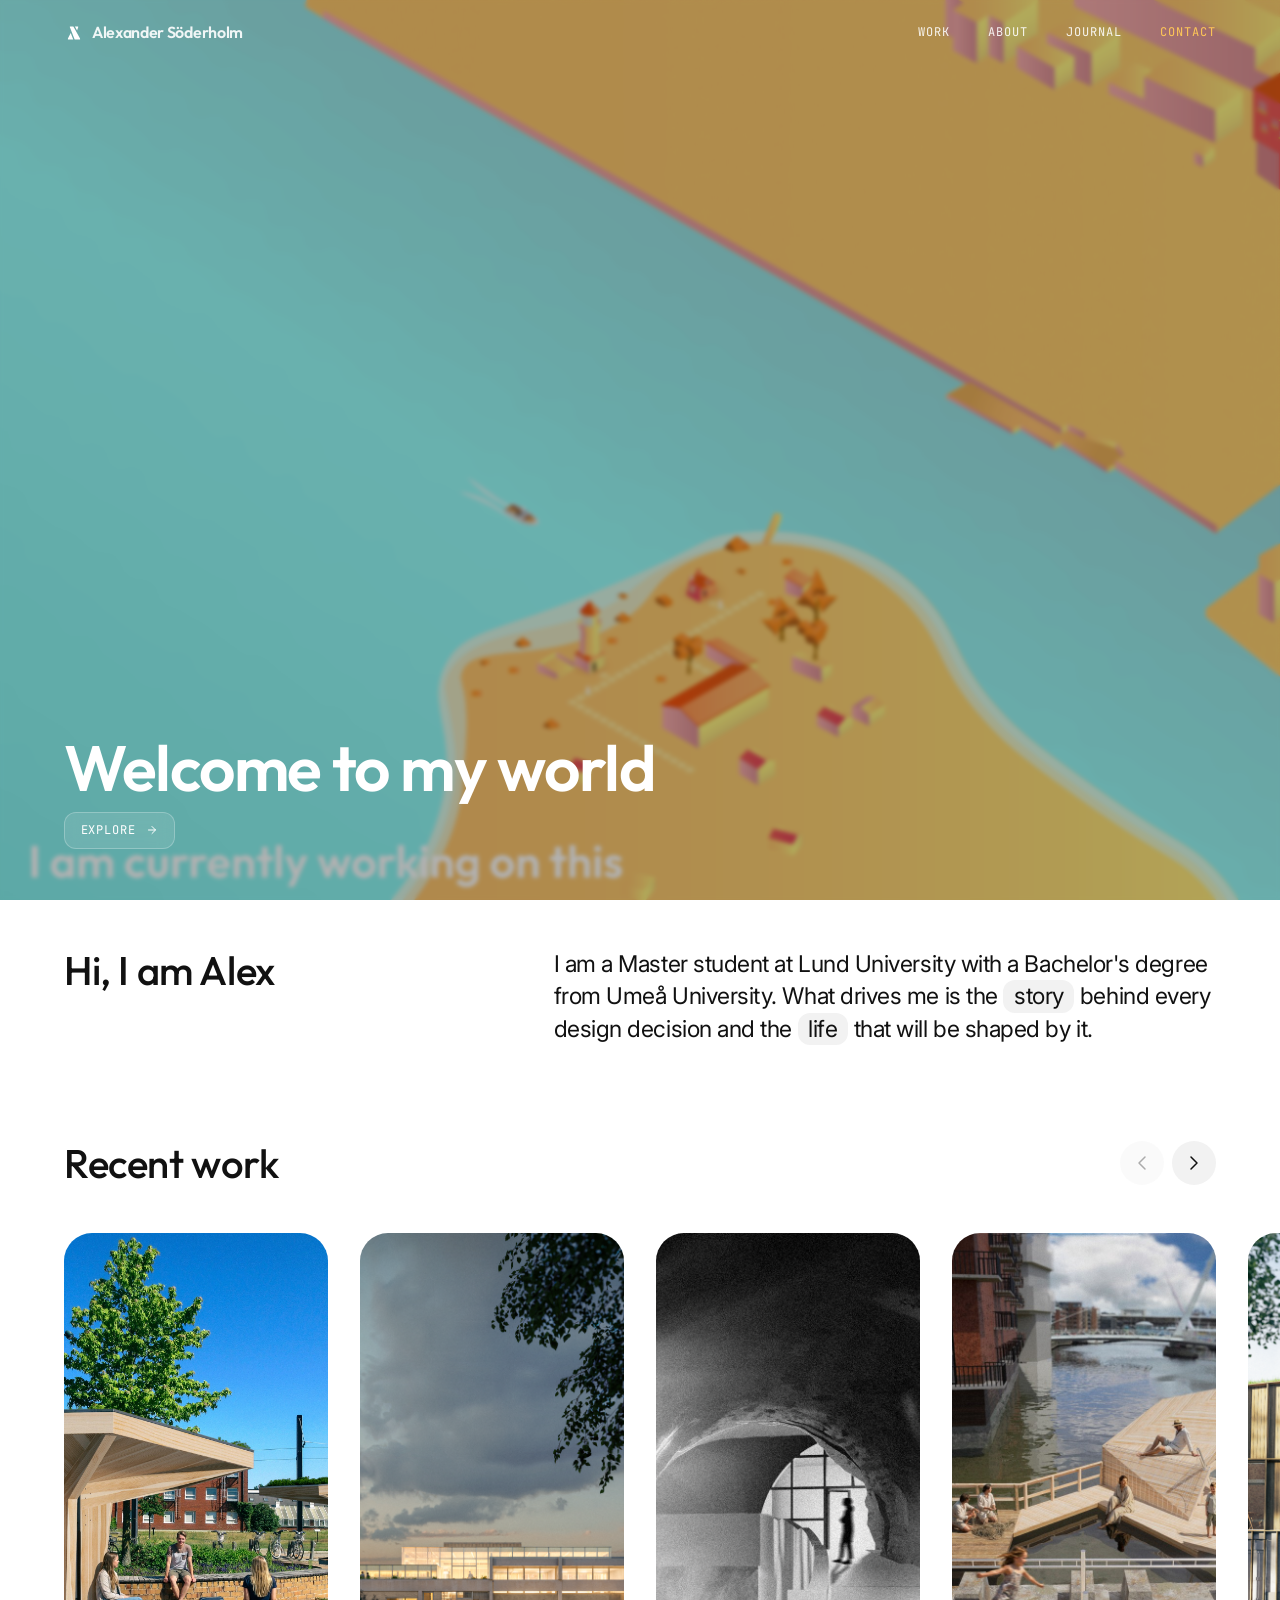
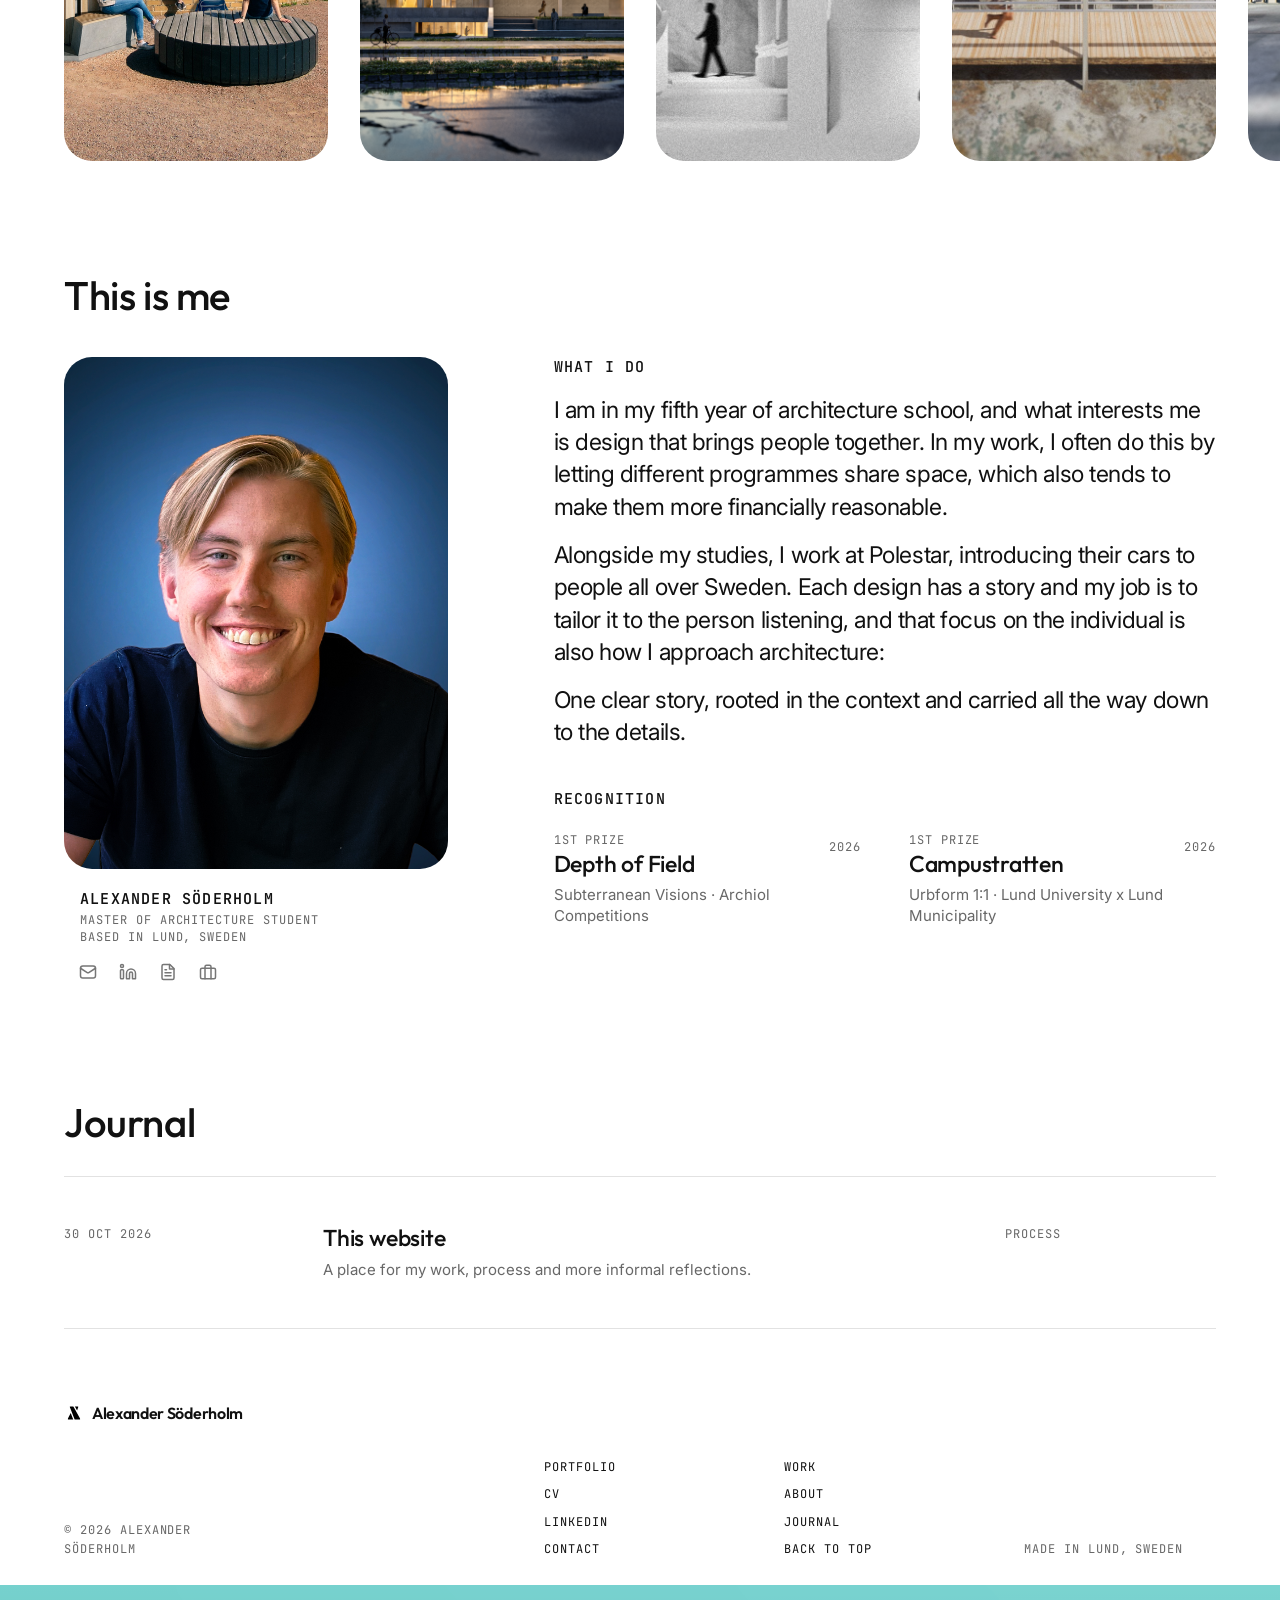
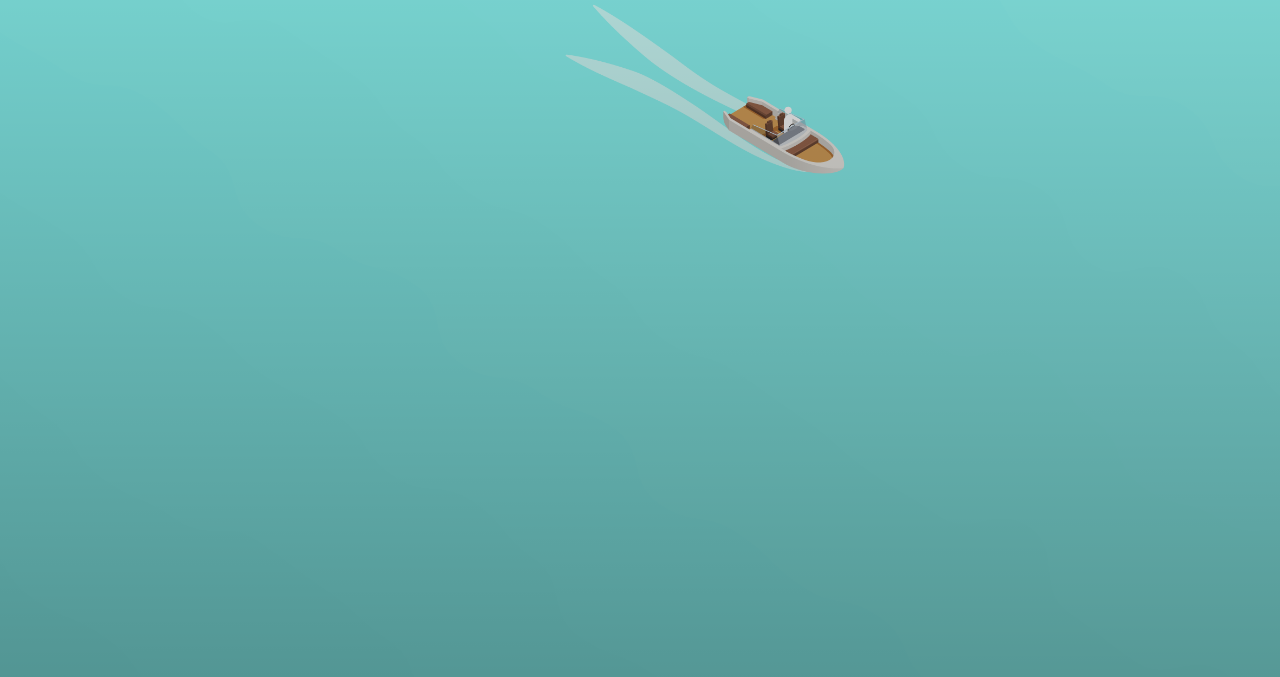
<file: index.html>
<!DOCTYPE html>
<html lang="en">

<head>
    <meta charset="UTF-8">
    <meta name="viewport" content="width=device-width, initial-scale=1.0, viewport-fit=cover">
    <meta name="theme-color" id="theme-color" content="#000000">
    <link rel="icon" type="image/svg+xml" href="images/svg/favicon.svg">
    <title>Alexander Söderholm</title>
    <style>
        @view-transition {
            navigation: auto;
        }
    </style>

    <script>
        const shouldPlayIntro = !window.location.hash && !window.sessionStorage.getItem('introPlayed');
        document.documentElement.classList.add(shouldPlayIntro ? 'play-intro' : 'skip-intro');
        if (shouldPlayIntro) {
            document.getElementById('theme-color').setAttribute('content', '#000000');
        }
    </script>
    <script src="js/script.js" defer></script>
    <script src="js/mobile-menu.js" defer></script>

    <link rel="preload" href="images/axo-world-day.png" as="image">
    <link rel="stylesheet" href="css/global.css">
    <link rel="stylesheet" href="css/styles.css">
    <!-- Preconnect to font providers for performance -->
    <link rel="preconnect" href="https://fonts.googleapis.com">
    <link rel="preconnect" href="https://fonts.gstatic.com" crossorigin>
    <link href="https://fonts.googleapis.com/css2?family=Inter:ital,opsz,wght@0,14..32,100..900;1,14..32,100..900&family=JetBrains+Mono:ital,wght@0,100..800;1,100..800&family=Outfit:wght@100..900&display=swap" rel="stylesheet">
</head>

<body>

<!-- INTRO SKY PANEL -->
<div id="intro">
    <div id="intro-name" role="img" aria-label="Alexander Söderholm">
        <span class="intro-name-word" aria-hidden="true"><span style="--letter-index: 0">A</span><span style="--letter-index: 1">l</span><span style="--letter-index: 2">e</span><span style="--letter-index: 3">x</span><span style="--letter-index: 4">a</span><span style="--letter-index: 5">n</span><span style="--letter-index: 6">d</span><span style="--letter-index: 7">e</span><span style="--letter-index: 8">r</span></span>
        <br aria-hidden="true">
        <span class="intro-name-word" aria-hidden="true"><span style="--letter-index: 9">S</span><span style="--letter-index: 10">ö</span><span style="--letter-index: 11">d</span><span style="--letter-index: 12">e</span><span style="--letter-index: 13">r</span><span style="--letter-index: 14">h</span><span style="--letter-index: 15">o</span><span style="--letter-index: 16">l</span><span style="--letter-index: 17">m</span></span>
    </div>
</div>

<section class="hero" id="hero">
    <header class="site-header">
        <a href="#" class="brand-wordmark"><img src="images/svg/brand-mark.svg" alt="" aria-hidden="true">Alexander Söderholm</a>
        <nav class="site-nav desktop-site-nav" aria-label="Main navigation">
            <a href="#projects">Work</a>
            <a href="#profile">About</a>
            <a href="#journal">Journal</a>
            <a class="contact-nav-link" href="mailto:soderholm.alexander@gmail.com">Contact</a>
        </nav>
        <details class="site-menu">
            <summary class="menu-button">Menu</summary>
            <nav class="site-nav" aria-label="Main navigation">
                <a href="#projects">Work</a>
                <a href="#profile">About</a>
                <a href="#journal">Journal</a>
                <a class="contact-nav-link" href="mailto:soderholm.alexander@gmail.com">Contact</a>
            </nav>
        </details>
    </header>

    <div class="viewport-wrapper">
        <div class="hero-track">
            <div class="hero-tile"><img src="images/axo-world-day.png" alt="Hero Illustration" draggable="false" /></div>
            <div class="hero-tile"><img src="images/axo-world-day.png" alt="Hero Illustration" draggable="false" /></div>
            <div class="hero-tile"><img src="images/axo-world-day.png" alt="Hero Illustration" draggable="false" /></div>
        </div>

        <div class="hero-content">
            <h1 class="hero-title">Welcome to my world</h1>
            <a href="#hero" class="hero-tag button-pill">
                Explore 
                <svg viewBox="0 0 24 24" fill="none" stroke="currentColor" stroke-width="2" width="1em" height="1em" style="vertical-align: -0.125em; margin-left: 0.35rem;">
                    <path d="M5 12h14M12 5l7 7-7 7" stroke-linecap="round" stroke-linejoin="round"/>
                </svg>
            </a>        
        </div>

        <div class="hero-pan-indicator">
            <svg class="hero-pan-indicator__icon" viewBox="0 0 32 24" fill="none" stroke="currentColor" stroke-width="2.2" width="1.25em" height="1.25em">
                <path d="M12 18l-6-6 6-6" stroke-linecap="round" stroke-linejoin="round"/>
                <path d="M20 18l6-6-6-6" stroke-linecap="round" stroke-linejoin="round"/>
            </svg>
            <span class="hero-pan-indicator__label--desktop">Drag to pan</span>
            <span class="hero-pan-indicator__label--mobile">Swipe to pan</span>
        </div>
    </div>
</section>


<!-- HERO 2 -->
<section class="hero-2">
    <div class="container hero-2-grid">
        <div class="hero-2-intro">
            <h2 class="section-title">Hi, I am Alex</h2>
        </div>
        <div class="hero-2-main">
            <p class="hero-2-text intro-statement">
               I am a Master student at Lund University with a Bachelor's degree from Umeå University. What drives me is the <a href="#projects">story</a> behind every design decision and the <a href="#profile">life</a> that will be shaped by it.
            </p>
        </div>
    </div>
</section>

<section id="projects" class="projects">
    <div class="container projects-header">
        <h2 class="section-title">Recent work</h2>
        <div class="projects-paddles" aria-label="Project gallery controls">
            <button class="projects-paddle projects-paddle-left" aria-label="Previous project" disabled>
                <svg width="24" height="24" viewBox="0 0 24 24" fill="none" stroke="currentColor" stroke-width="1.5" aria-hidden="true">
                    <path d="M15 18l-6-6 6-6" stroke-linecap="round" stroke-linejoin="round"/>
                </svg>
            </button>
            <button class="projects-paddle projects-paddle-right" aria-label="Next project">
                <svg width="24" height="24" viewBox="0 0 24 24" fill="none" stroke="currentColor" stroke-width="1.5" aria-hidden="true">
                    <path d="M9 18l6-6-6-6" stroke-linecap="round" stroke-linejoin="round"/>
                </svg>
            </button>
        </div>
    </div>
    <div class="projects-gallery-container">    
        <div class="projects-track-wrapper">
            <div class="projects-track">

                <!-- CAMPUSSTRATTEN -->
                <article class="project-card" id="campustratten">
                    <div class="project-card-inner">
                        <a class="project-card-media" href="projects/campustratten.html">
                            <span class="project-badge new">New</span>
                            <img style="view-transition-name: project-campustratten-image;" src="images/project-gallery/campustratten.jpg" alt="Campustratten">
                        </a>
                        <div class="project-card-info">
                            <h3 class="project-card-title">Campustratten</h3>
                            <div class="project-card-details">
                                <span>2026</span>
                                <span>Competition</span>
                                <span>Sustainable urban furniture</span>
                            </div>
                        </div>
                    </div>
                </article>

                <!-- LEVEL -->
                <article class="project-card" id="level">
                    <div class="project-card-inner">
                        <a class="project-card-media" href="projects/level.html">
                            <img style="view-transition-name: project-level-image;" src="images/project-gallery/level.png" alt="Level">
                        </a>
                        <div class="project-card-info">
                            <h3 class="project-card-title">Level</h3>
                            <div class="project-card-details">
                                <span>2026</span>
                                <span>Academic</span>
                                <span>Civic Renewal</span>
                            </div>
                        </div>
                    </div>
                </article>

                <!-- DEPTH OF FIELD -->
                <article class="project-card" id="depth-of-field">
                    <div class="project-card-inner">
                        <a class="project-card-media" href="projects/depth-of-field.html">
                            <img style="view-transition-name: project-depth-of-field-image;" src="images/project-gallery/depth-of-field.png" alt="Depth of Field">
                        </a>
                        <div class="project-card-info">
                            <h3 class="project-card-title">Depth of Field</h3>
                            <div class="project-card-details">
                                <span>2026</span>
                                <span>Competition</span>
                                <span>Museum Extension</span>
                            </div>
                        </div>
                    </div>
                </article>

                <!-- THE MUSSEL -->
                <article class="project-card" id="the-mussel">
                    <div class="project-card-inner">
                        <a class="project-card-media" href="projects/the-mussel.html">
                            <img style="view-transition-name: project-the-mussel-image;" src="images/project-gallery/the-mussel.jpg" alt="The Mussel">
                        </a>
                        <div class="project-card-info">
                            <h3 class="project-card-title">The Mussel</h3>
                            <div class="project-card-details">
                                <span>2026</span>
                                <span>Competition</span>
                                <span>Seaside Pavilion</span>
                            </div>
                        </div>
                    </div>
                </article>

                <!-- HIDEOUT -->
                <article class="project-card" id="hideout">
                    <div class="project-card-inner">
                        <a class="project-card-media" href="projects/hideout.html">
                            <img style="view-transition-name: project-hideout-image;" src="images/project-gallery/hideout.png" alt="Hideout">
                        </a>
                        <div class="project-card-info">
                            <h3 class="project-card-title">Hideout</h3>
                            <div class="project-card-details">
                                <span>2025</span>
                                <span>Academic</span>
                                <span>Social Health centre</span>
                            </div>
                        </div>
                    </div>
                </article>

                <!-- WELCOME TO UCL -->
                <article class="project-card" id="welcome-to-ucl">
                    <div class="project-card-inner">
                        <a class="project-card-media is-disabled" href="projects/welcome-to-ucl.html">
                            <span class="project-badge construction">Under construction</span>
                            <img src="images/project-gallery/welcome-to-ucl.jpg" alt="Welcome to UCL">
                        </a>
                        <div class="project-card-info">
                            <h3 class="project-card-title">Welcome to UCL</h3>
                            <div class="project-card-details">
                                <span>2024 Academic</span>
                                <span>Green infrastructure</span>
                            </div>
                        </div>
                    </div>
                </article>

                <!-- TREKKING HUT -->
                <article class="project-card" id="trekkinghut">
                    <div class="project-card-inner">
                        <a class="project-card-media is-disabled" href="projects/trekkinghut.html">
                            <span class="project-badge construction">Under construction</span>
                            <img src="images/project-gallery/trekkinghut.jpg" alt="Trekking Hut">
                        </a>
                        <div class="project-card-info">
                            <h3 class="project-card-title">Trekking Hut</h3>
                            <div class="project-card-details">
                                <span>2023</span>
                                <span>Academic</span>
                                <span>Low Tech Cabin</span>
                            </div>
                        </div>
                    </div>
                </article>

                <!-- TREPPENECKE -->
                <article class="project-card" id="treppenecke">
                    <div class="project-card-inner">
                        <a class="project-card-media is-disabled" href="projects/treppenecke.html">
                            <span class="project-badge construction">Under construction</span>
                            <img src="images/project-gallery/treppenecke.jpg" alt="Treppenecke">
                        </a>
                        <div class="project-card-info">
                            <h3 class="project-card-title">Treppenecke</h3>
                            <div class="project-card-details">
                                <span>2023</span>
                                <span>Academic</span>
                                <span>Public node</span>
                            </div>
                        </div>
                    </div>
                </article>

            </div> <!-- projects-track -->
        </div> <!-- projects-track-wrapper -->
    </div>
</section>

<section id="profile">
    <div class="container">
        <h2 class="section-title">This is me</h2>
        
        <div class="profile-grid">

            <!-- PORTRAIT & CONTACT -->
            <div class="profile-contact-block">
                <img src="images/portrait.jpg" alt="Alexander Söderholm" class="profile-portrait">
                <div class="profile-identity">
                    <span class="identity-name">Alexander Söderholm</span>
                    <span class="identity-meta">Master of Architecture Student</span>
                    <span class="identity-meta">Based in Lund, Sweden</span>
                </div>
                
                <!-- ACTION ICON BUTTONS -->
                <div class="profile-actions">
                    <a href="mailto:soderholm.alexander@gmail.com" target="_blank" rel="noopener" class="profile-action-btn" aria-label="Email" title="Email">
                        <svg width="18" height="18" viewBox="0 0 24 24" fill="none" stroke="currentColor" stroke-width="2" stroke-linecap="round" stroke-linejoin="round">
                            <rect x="2" y="4" width="20" height="16" rx="3"></rect>
                            <path d="m22 7-8.97 5.7a1.94 1.94 0 0 1-2.06 0L2 7"></path>
                        </svg>
                    </a>
                    <a href="https://www.linkedin.com/in/alexander-soderholm" target="_blank" rel="noopener" class="profile-action-btn" aria-label="LinkedIn" title="LinkedIn">
                        <svg width="18" height="18" viewBox="0 0 24 24" fill="none" stroke="currentColor" stroke-width="2" stroke-linecap="round" stroke-linejoin="round">
                            <path d="M16 8a6 6 0 0 1 6 6v7h-4v-7a2 2 0 0 0-2-2 2 2 0 0 0-2 2v7h-4v-7a6 6 0 0 1 6-6z"></path>
                            <rect x="2" y="9" width="4" height="12" rx="1"></rect>
                            <circle cx="4" cy="4" r="2"></circle>
                        </svg>
                    </a>
                    <a href="images/pdf/Alexander-Söderholm_CV.pdf" target="_blank" rel="noopener" class="profile-action-btn" aria-label="CV" title="CV">
                        <svg width="18" height="18" viewBox="0 0 24 24" fill="none" stroke="currentColor" stroke-width="2" stroke-linecap="round" stroke-linejoin="round">
                            <path d="M14.5 2H6a2 2 0 0 0-2 2v16a2 2 0 0 0 2 2h12a2 2 0 0 0 2-2V7.5L14.5 2z"></path>
                            <polyline points="14 2 14 8 20 8"></polyline>
                            <line x1="16" y1="13" x2="8" y2="13"></line>
                            <line x1="16" y1="17" x2="8" y2="17"></line>
                            <line x1="10" y1="9" x2="8" y2="9"></line>
                        </svg>
                    </a>
                    <a href="images/pdf/Alexander-Söderholm_Portfolio-2026.pdf" target="_blank" rel="noopener" class="profile-action-btn" aria-label="Portfolio" title="Portfolio">
                        <svg width="18" height="18" viewBox="0 0 24 24" fill="none" stroke="currentColor" stroke-width="2" stroke-linecap="round" stroke-linejoin="round">
                            <rect x="2" y="7" width="20" height="14" rx="2" ry="2"></rect>
                            <path d="M16 21V5a2 2 0 0 0-2-2h-4a2 2 0 0 0-2 2v16"></path>
                        </svg>
                    </a>
                </div>
            </div>

            <div class="profile-info-block">
                <section class="profile-intro-copy" aria-labelledby="profile-what-i-do-title">
                    <h3 class="section-subtitle" id="profile-what-i-do-title">What I do</h3>

                    <p class="profile-intro intro-statement">
                        I am in my fifth year of architecture school, and what interests me is design that brings people together. In my work, I often do this by letting different programmes share space, which also tends to make them more financially reasonable.
                    </p>
                    <p class="profile-intro intro-statement">
                        Alongside my studies, I work at Polestar, introducing their cars to people all over Sweden. Each design has a story and my job is to tailor it to the person listening, and that focus on the individual is also how I approach architecture:
                    </p>
                    <p class="profile-intro intro-statement">
                        One clear story, rooted in the context and carried all the way down to the details.
                    </p>
                </section>

                <section class="profile-section" aria-labelledby="profile-recognition-title">
                    <h3 class="section-subtitle" id="profile-recognition-title">Recognition</h3>
                    <div class="profile-awards-grid">
                        <article class="profile-award">
                            <div class="profile-award-heading">
                                <div class="profile-award-heading-content">
                                    <span class="journal-entry-category profile-award-rank">1st Prize</span>
                                    <h4 class="journal-entry-title profile-award-title">Depth of Field</h4>
                                </div>
                                <time class="journal-entry-date profile-award-year" datetime="2026">2026</time>
                            </div>
                            <p class="journal-entry-subtitle profile-award-detail">Subterranean Visions · Archiol Competitions</p>
                        </article>
                        <article class="profile-award">
                            <div class="profile-award-heading">
                                <div class="profile-award-heading-content">
                                    <span class="journal-entry-category profile-award-rank">1st Prize</span>
                                    <h4 class="journal-entry-title profile-award-title">Campustratten</h4>
                                </div>
                                <time class="journal-entry-date profile-award-year" datetime="2026">2026</time>
                            </div>
                            <p class="journal-entry-subtitle profile-award-detail">Urbform 1:1 · Lund University x Lund Municipality</p>
                        </article>
                    </div>
                </section>
            </div>

        </div>

    </div>
</section>

<section class="project-problem container" id="journal">
    <header class="problem-header">
        <h2 class="section-title">Journal</h2>
    </header>

    <div class="journal-entry-list">
        <article class="journal-entry">
            <a class="journal-entry-link" href="journal/this-website.html">
                <time class="journal-entry-date journal-index-date" datetime="2026-10-30">30 Oct 2026</time>
                <div class="journal-entry-content">
                    <h3 class="journal-entry-title journal-transition-title">This website</h3>
                    <p class="journal-entry-subtitle journal-transition-subtitle">A place for my work, process and more informal reflections.</p>
                </div>
                <span class="journal-entry-category journal-index-category">Process</span>
            </a>
        </article>

    </div>
</section>

<footer class="project-footer">
    <div class="project-footer-inner">
        <a class="brand-wordmark" href="#hero"><img src="images/svg/brand-mark-black.svg" alt="" aria-hidden="true">Alexander Söderholm</a>
        <p class="project-footer-copyright">&copy; 2026 Alexander Söderholm</p>
        <span class="project-footer-empty" aria-hidden="true"></span>
        <nav class="project-footer-links" aria-label="External links">
            <a href="images/pdf/Alexander-Söderholm_Portfolio-2026.pdf" target="_blank" rel="noopener">Portfolio</a>
            <a href="images/pdf/Alexander-Söderholm_CV.pdf" target="_blank" rel="noopener">CV</a>
            <a href="https://www.linkedin.com/in/alexander-soderholm" target="_blank" rel="noopener">LinkedIn</a>
            <a href="mailto:soderholm.alexander@gmail.com">Contact</a>
        </nav>
        <nav class="project-footer-nav" aria-label="Site navigation">
            <a href="#projects">Work</a>
            <a href="#profile">About</a>
            <a href="#journal">Journal</a>
            <a href="#hero">Back to top</a>
        </nav>
        <p class="project-footer-location">Made in Lund, Sweden</p>
    </div>
</footer>

<section class="project-next-link home-end-link" aria-labelledby="home-end-title">
    <img class="project-next-image" src="images/reachout.png" alt="" aria-hidden="true">
    <div class="project-next-link-inner">
        <h2 class="home-end-title" id="home-end-title">The story does not end here.</h2>
        <a class="project-end-contact button-pill" href="mailto:soderholm.alexander@gmail.com">
            Reach out
            <svg viewBox="0 0 24 24" fill="none" stroke="currentColor" stroke-width="2" width="1em" height="1em" aria-hidden="true">
                <path d="M5 12h14M12 5l7 7-7 7" stroke-linecap="round" stroke-linejoin="round"/>
            </svg>
        </a>
    </div>
</section>

</body>
</html>
</file>
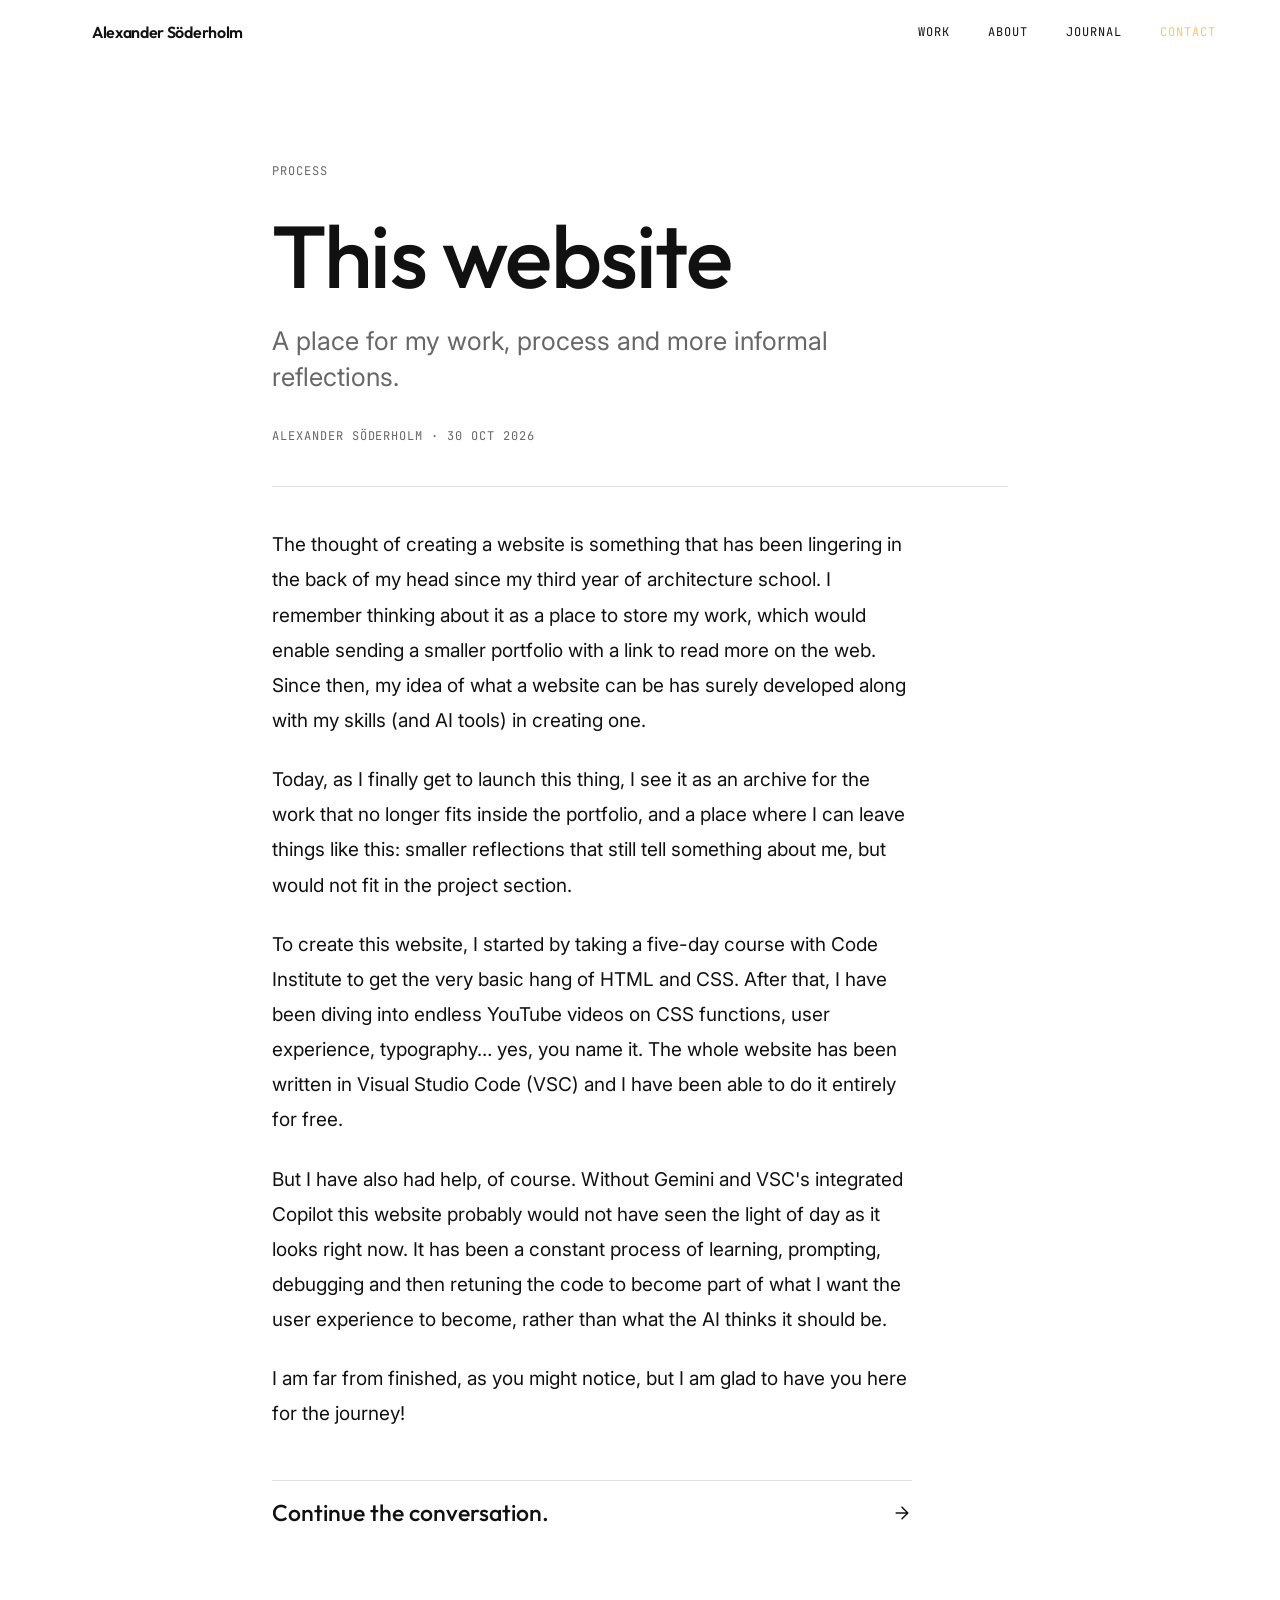
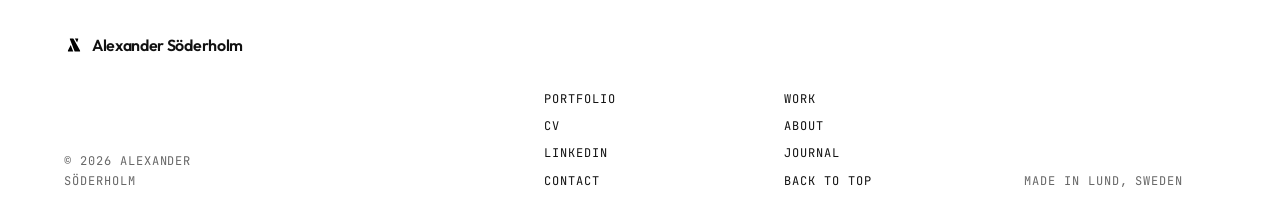
<file: journal/this-website.html>
<!DOCTYPE html>
<html lang="en">
<head>
    <meta charset="UTF-8">
    <meta name="viewport" content="width=device-width, initial-scale=1.0, viewport-fit=cover">
    <meta name="theme-color" content="#ffffff">
    <link rel="icon" type="image/svg+xml" href="../images/svg/favicon.svg">
    <title>This website — Alexander Söderholm</title>
    <style>
        @view-transition {
            navigation: auto;
        }
    </style>
    <link rel="stylesheet" href="../css/global.css">
    <link rel="stylesheet" href="../css/journal.css">
    <script src="../js/mobile-menu.js" defer></script>
    <link rel="preconnect" href="https://fonts.googleapis.com">
    <link rel="preconnect" href="https://fonts.gstatic.com" crossorigin>
    <link href="https://fonts.googleapis.com/css2?family=Inter:ital,opsz,wght@0,14..32,100..900;1,14..32,100..900&family=JetBrains+Mono:ital,wght@0,100..800;1,100..800&family=Outfit:wght@100..900&display=swap" rel="stylesheet">
</head>

<body class="journal-page">
    <header class="site-header">
        <a href="../index.html" class="brand-wordmark"><img src="../images/svg/brand-mark.svg" alt="" aria-hidden="true">Alexander Söderholm</a>
        <nav class="site-nav desktop-site-nav" aria-label="Main navigation">
            <a href="../index.html#projects">Work</a>
            <a href="../index.html#profile">About</a>
            <a href="../index.html#journal">Journal</a>
            <a class="contact-nav-link" href="mailto:soderholm.alexander@gmail.com">Contact</a>
        </nav>
        <details class="site-menu">
            <summary class="menu-button">Menu</summary>
            <nav class="site-nav" aria-label="Main navigation">
                <a href="../index.html#projects">Work</a>
                <a href="../index.html#profile">About</a>
                <a href="../index.html#journal">Journal</a>
                <a class="contact-nav-link" href="mailto:soderholm.alexander@gmail.com">Contact</a>
            </nav>
        </details>
    </header>

    <main class="journal-article">
        <header class="journal-article-header">
            <div class="journal-article-meta">
                <span class="journal-article-category journal-article-category-transition">Process</span>
            </div>
            <h1 class="journal-transition-title">This website</h1>
            <p class="journal-article-deck journal-transition-subtitle">A place for my work, process and more informal reflections.</p>
            <div class="journal-article-byline">
                <span>Alexander Söderholm</span>
                <span aria-hidden="true">·</span>
                <time class="journal-article-date-transition" datetime="2026-10-30">30 Oct 2026</time>
            </div>
        </header>

        <article class="journal-article-body">
            <p>
                The thought of creating a website is something that has been lingering in the back of my head since my third year of architecture school. I remember thinking about it as a place to store my work, which would enable sending a smaller portfolio with a link to read more on the web. Since then, my idea of what a website can be has surely developed along with my skills (and AI tools) in creating one.
            </p>
            <p>
                Today, as I finally get to launch this thing, I see it as an archive for the work that no longer fits inside the portfolio, and a place where I can leave things like this: smaller reflections that still tell something about me, but would not fit in the project section.
            </p>
            <p>
            To create this website, I started by taking a five-day course with Code Institute to get the very basic hang of HTML and CSS. After that, I have been diving into endless YouTube videos on CSS functions, user experience, typography… yes, you name it. The whole website has been written in Visual Studio Code (VSC) and I have been able to do it entirely for free.
            </p>
            <p>
                But I have also had help, of course. Without Gemini and VSC's integrated Copilot this website probably would not have seen the light of day as it looks right now. It has been a constant process of learning, prompting, debugging and then retuning the code to become part of what I want the user experience to become, rather than what the AI thinks it should be. 
            </p>
            <p>
                I am far from finished, as you might notice, but I am glad to have you here for the journey!
            </p>
        </article>

        <section class="journal-contact" aria-label="Get in touch">
            <a class="journal-contact-link" href="mailto:soderholm.alexander@gmail.com">
                <span>Continue the conversation.</span>
                <svg class="journal-contact-arrow" viewBox="0 0 24 24" fill="none" stroke="currentColor" stroke-width="1.8" aria-hidden="true">
                    <path d="M5 12h14m-7-7 7 7-7 7" stroke-linecap="round" stroke-linejoin="round"/>
                </svg>
            </a>
        </section>
    </main>

    <footer class="project-footer">
        <div class="project-footer-inner">
            <a class="brand-wordmark" href="../index.html"><img src="../images/svg/brand-mark-black.svg" alt="" aria-hidden="true">Alexander Söderholm</a>
            <p class="project-footer-copyright">&copy; 2026 Alexander Söderholm</p>
            <span class="project-footer-empty" aria-hidden="true"></span>
            <nav class="project-footer-links" aria-label="External links">
                <a href="../images/pdf/Alexander-Söderholm_Portfolio-2026.pdf" target="_blank" rel="noopener">Portfolio</a>
                <a href="../images/pdf/Alexander-Söderholm_CV.pdf" target="_blank" rel="noopener">CV</a>
                <a href="https://www.linkedin.com/in/alexander-soderholm" target="_blank" rel="noopener">LinkedIn</a>
                <a href="mailto:soderholm.alexander@gmail.com">Contact</a>
            </nav>
            <nav class="project-footer-nav" aria-label="Site navigation">
                <a href="../index.html#projects">Work</a>
                <a href="../index.html#profile">About</a>
                <a href="../index.html#journal">Journal</a>
                <a href="#">Back to top</a>
            </nav>
            <p class="project-footer-location">Made in Lund, Sweden</p>
        </div>
    </footer>
</body>
</html>
</file>
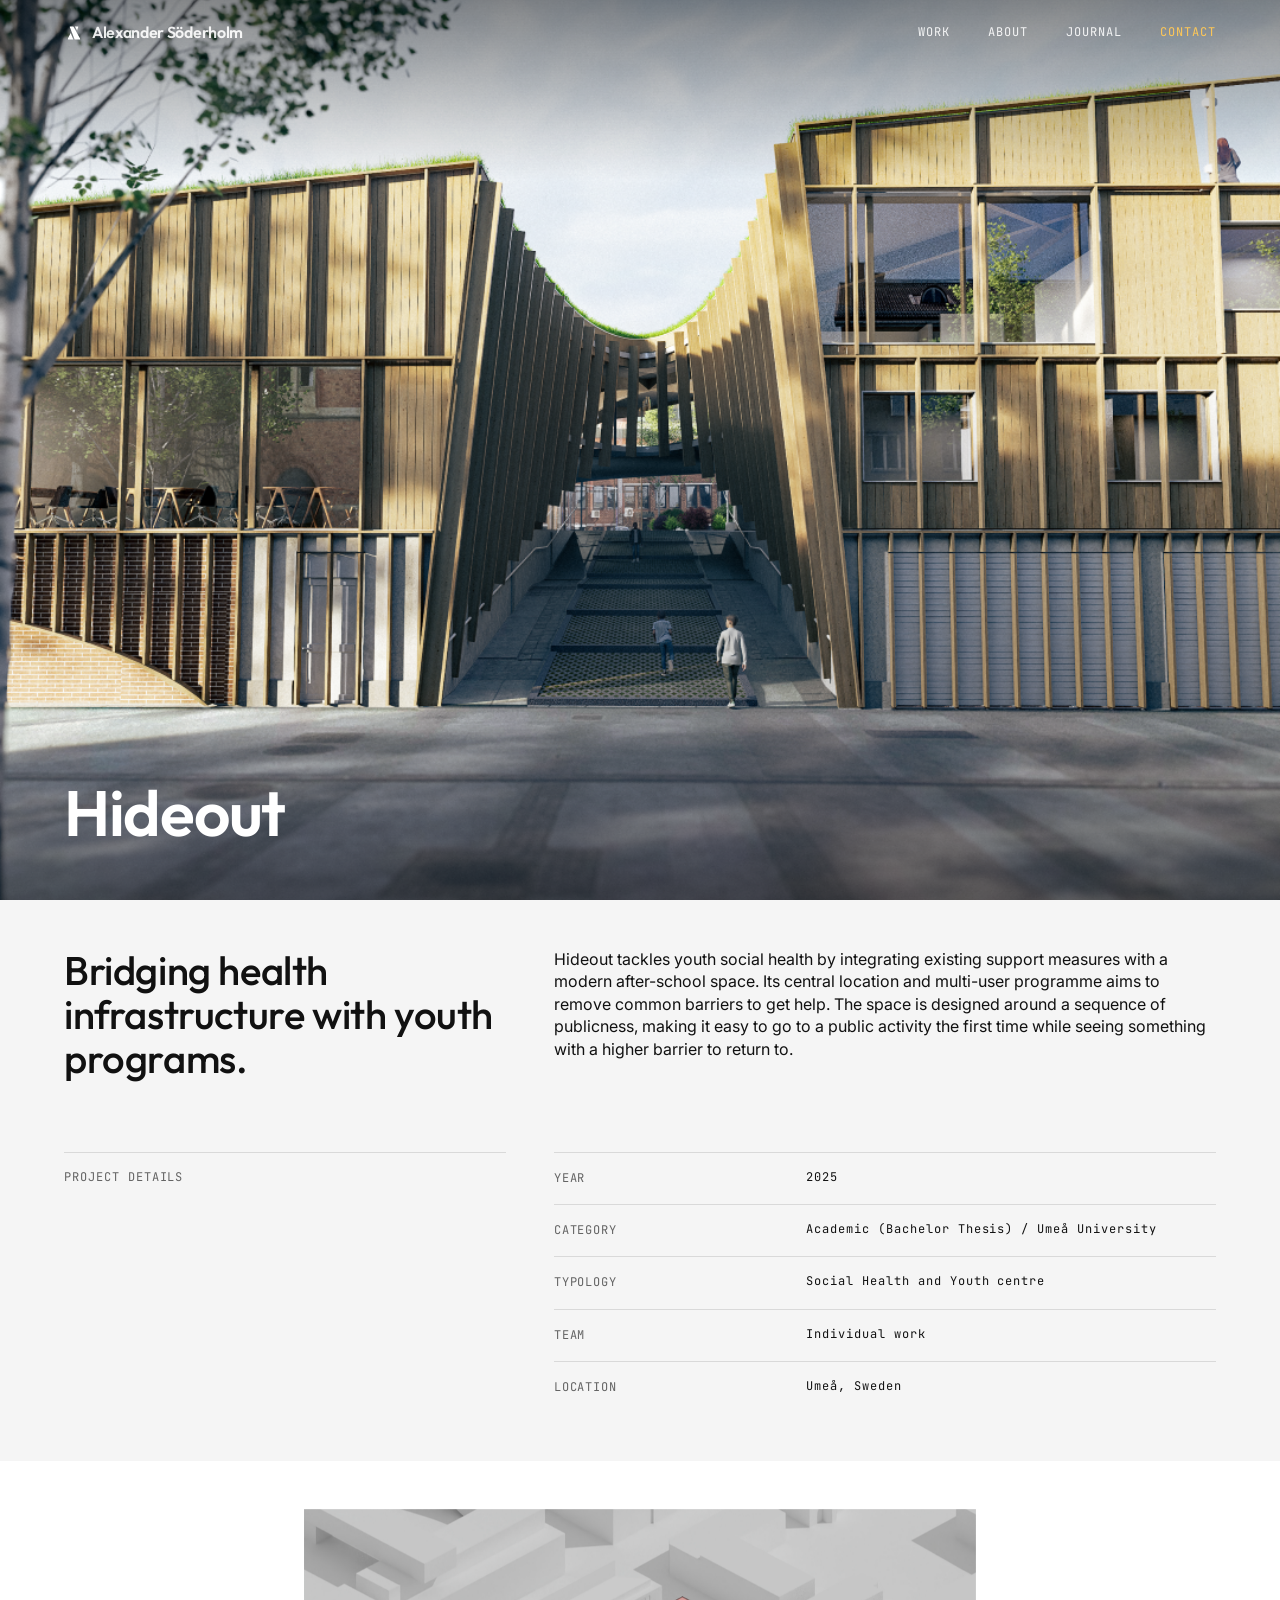
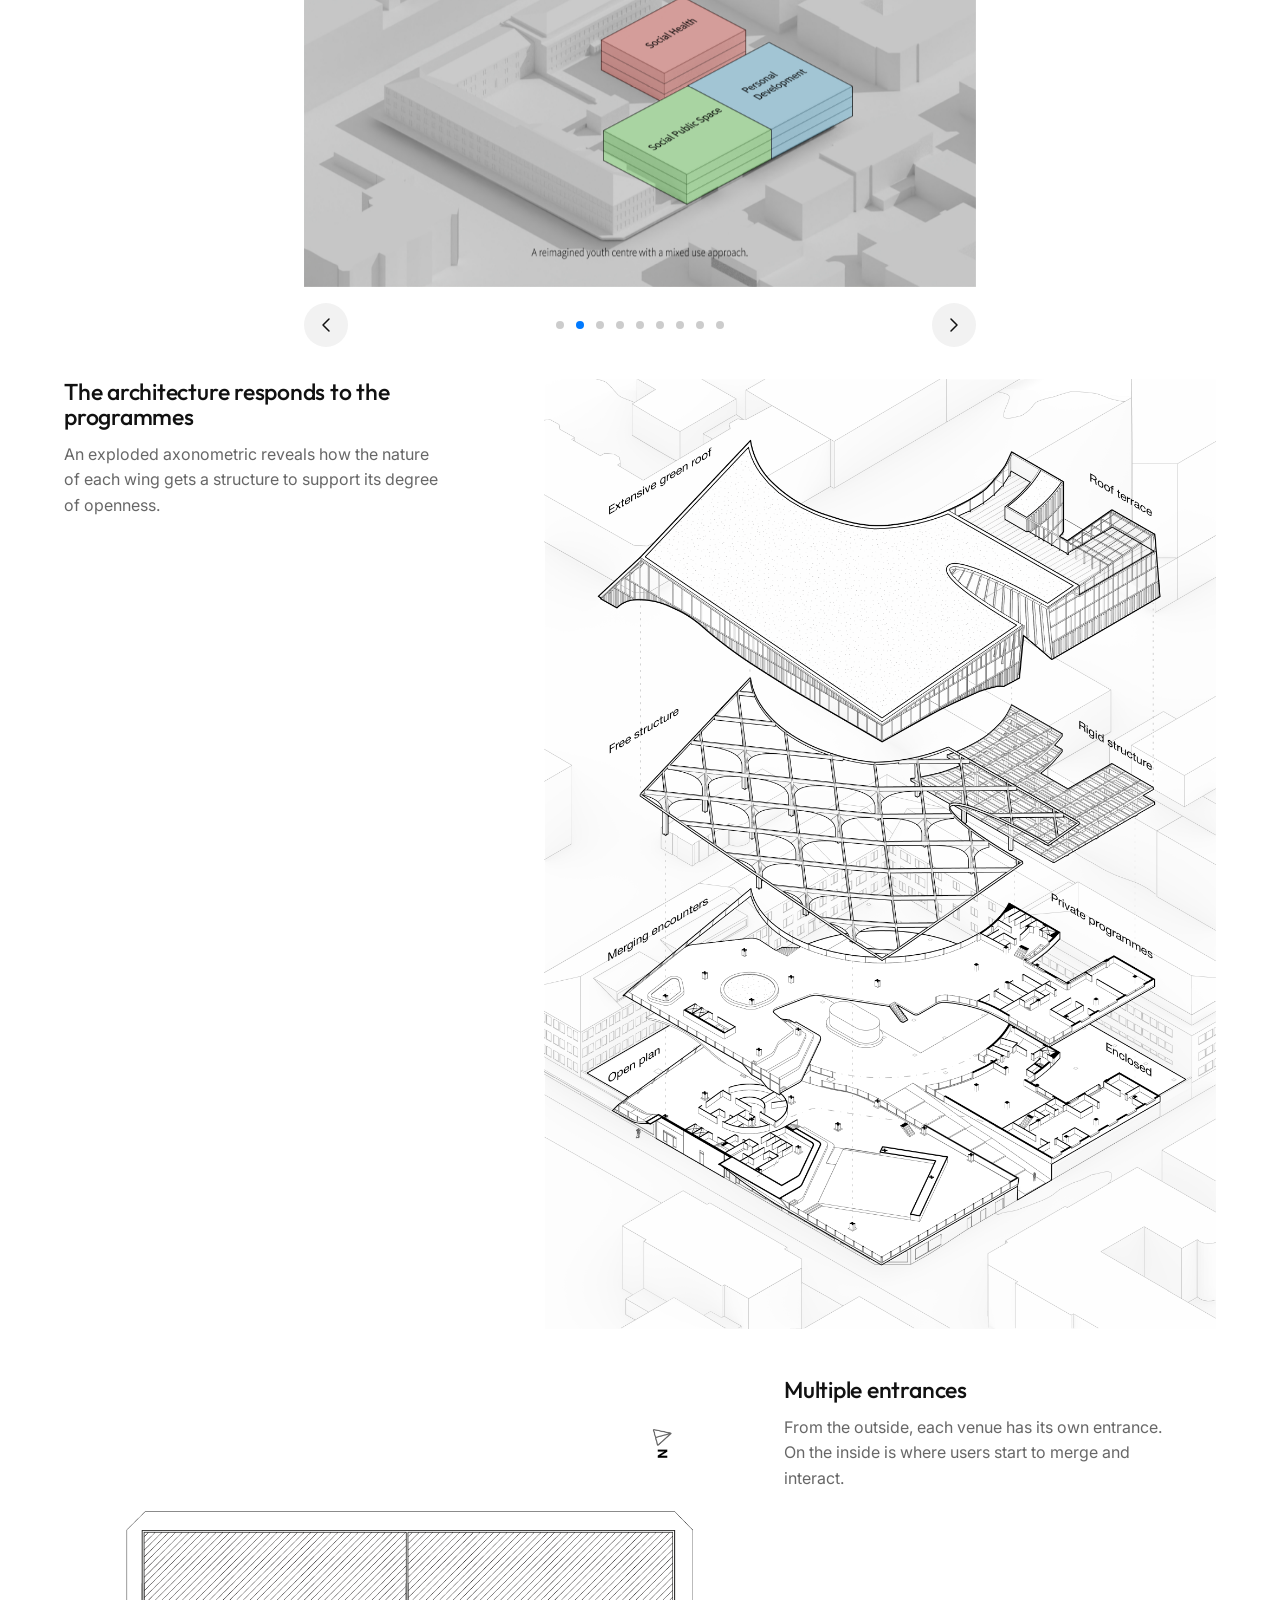
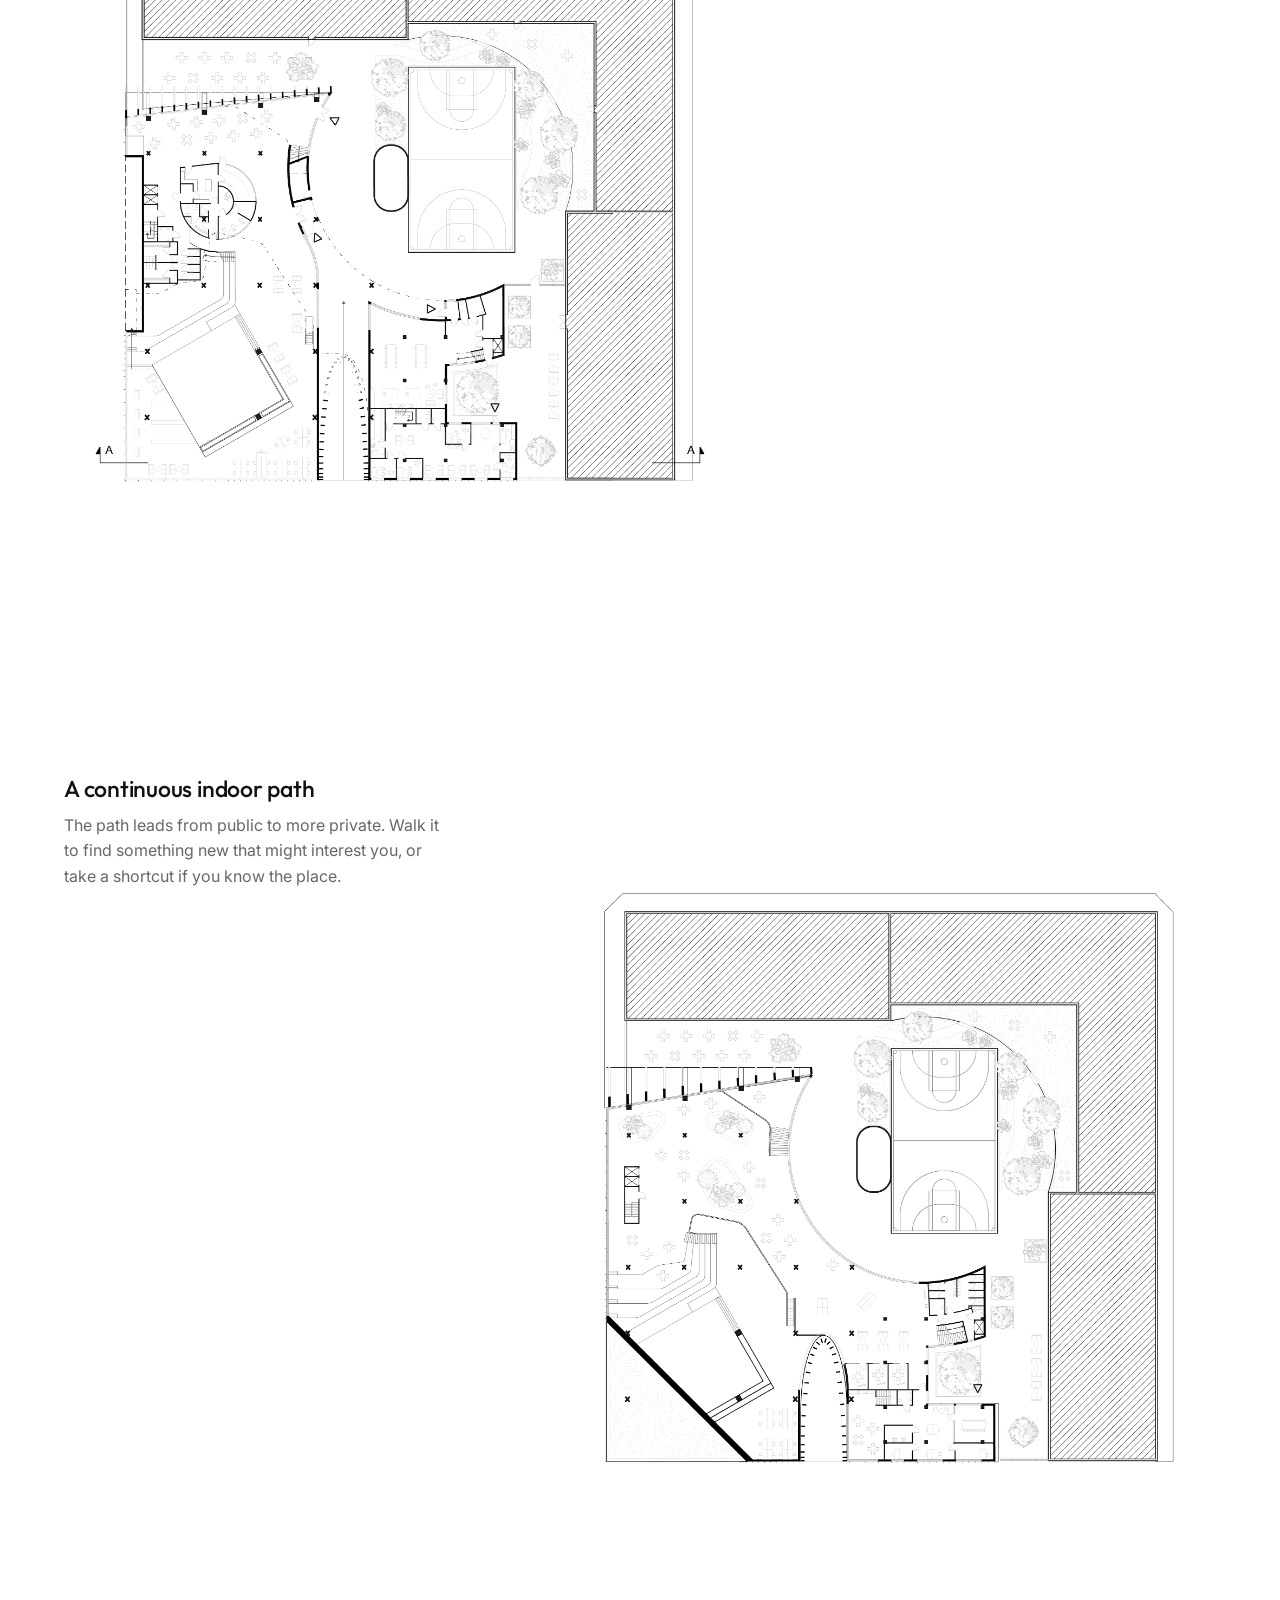
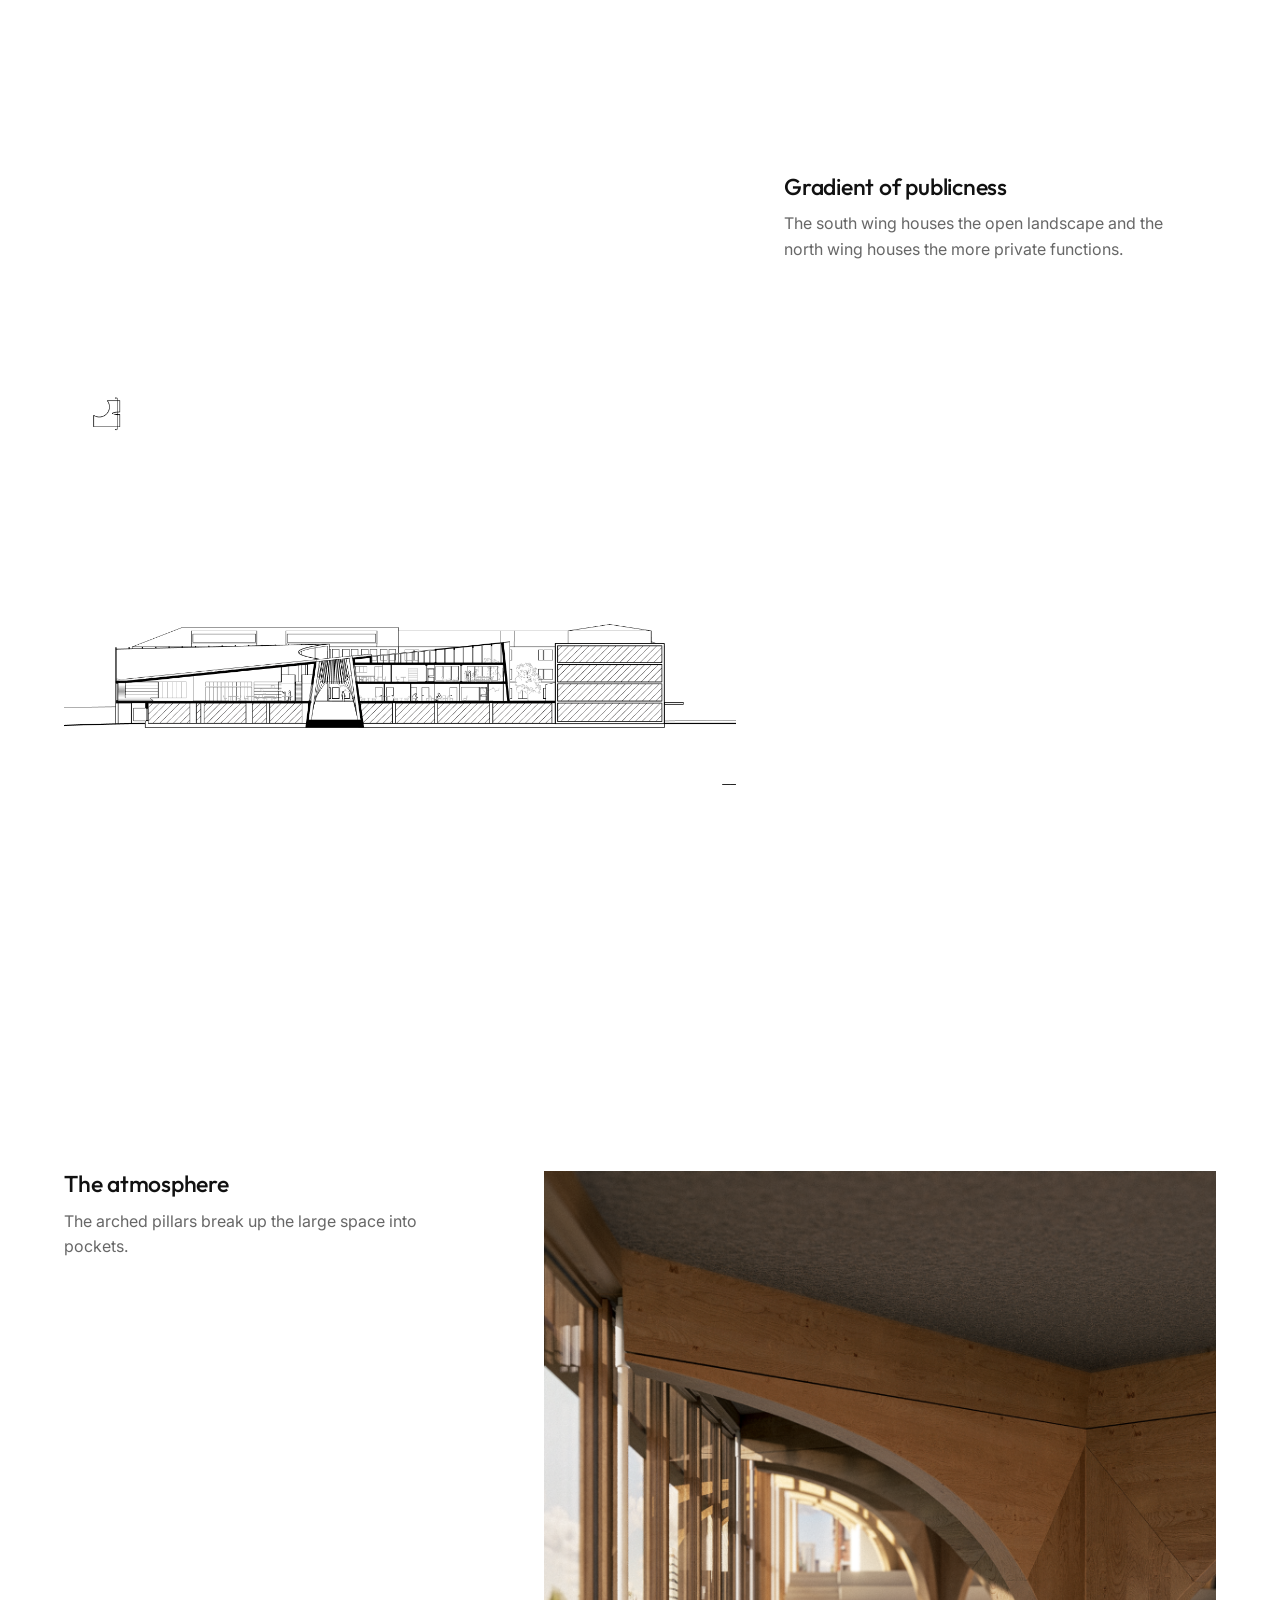
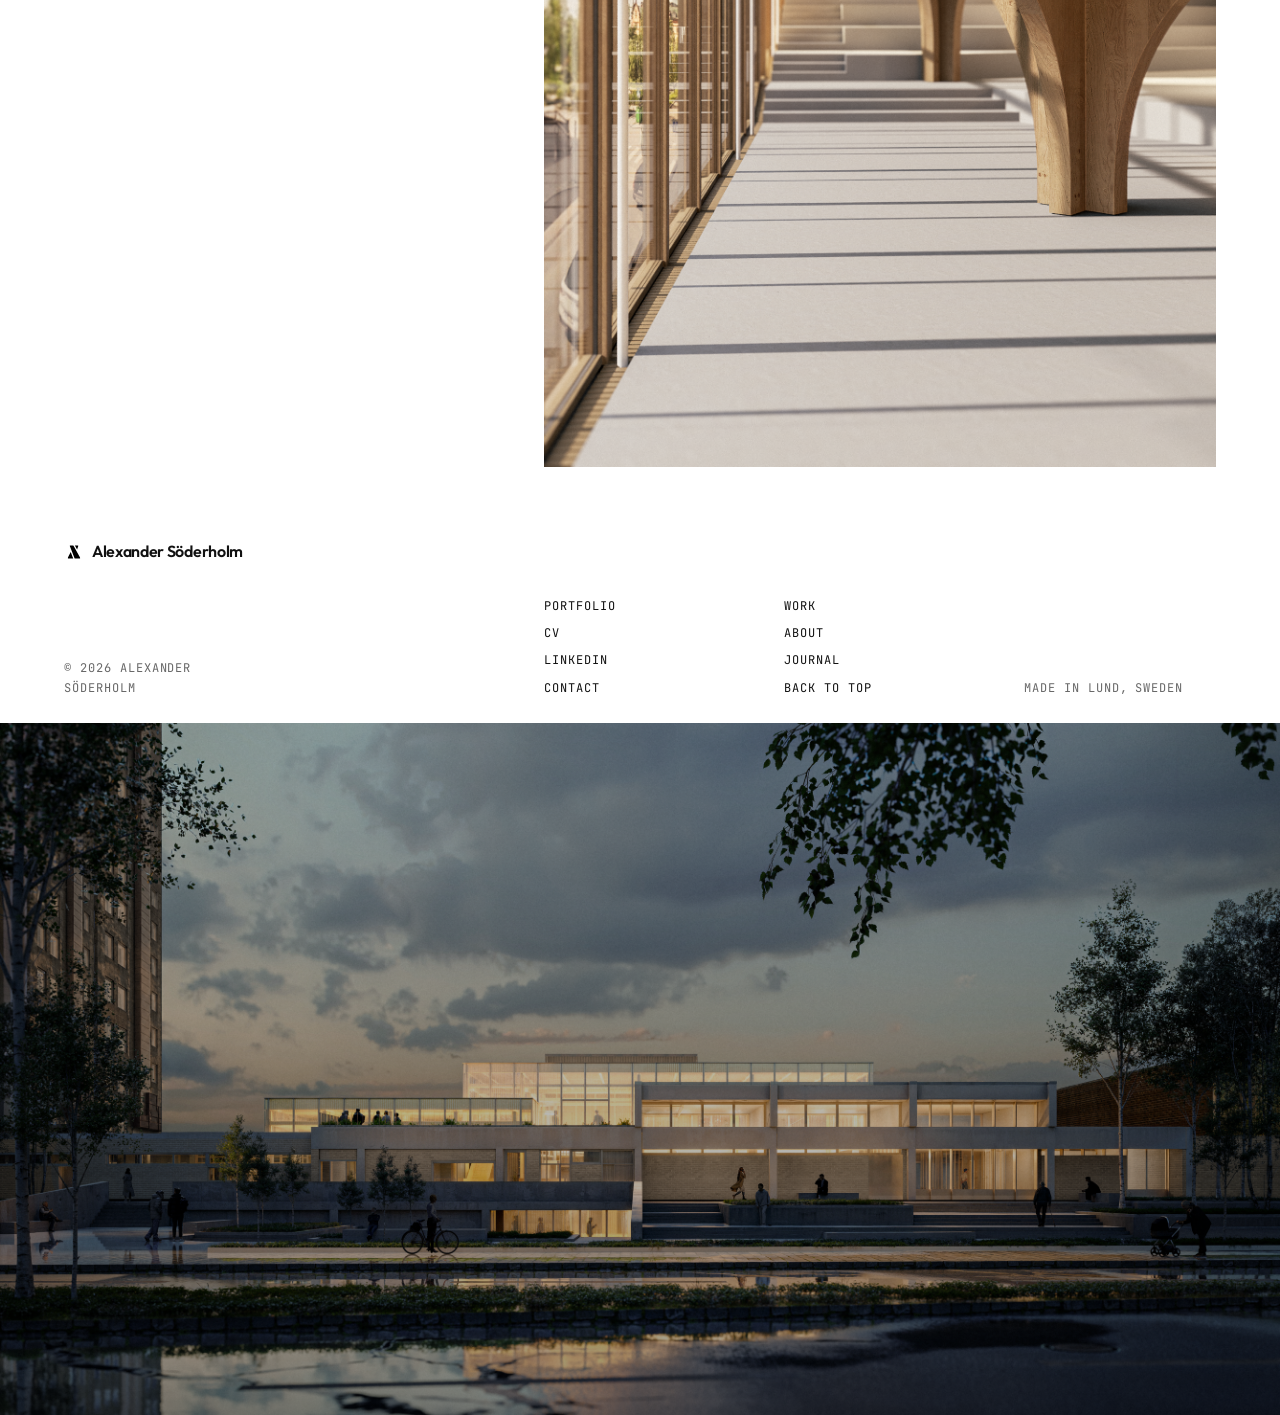
<file: projects/hideout.html>
<!DOCTYPE html>
<html lang="en">
<head>
    <meta charset="UTF-8">
    <meta name="viewport" content="width=device-width, initial-scale=1.0, viewport-fit=cover">    
    <link rel="icon" type="image/svg+xml" href="../images/svg/favicon.svg">
    <title>Level - Alexander Söderholm</title>
    <style>
        @view-transition {
            navigation: auto;
        }
    </style>
    <link rel="stylesheet" href="../css/global.css">
    <link rel="stylesheet" href="../css/projects.css"> 
    <script src="../js/mobile-menu.js" defer></script>
    <link rel="stylesheet" href="https://cdn.jsdelivr.net/npm/swiper@11/swiper-bundle.min.css" />

    <!-- Google Fonts -->
    <link rel="preconnect" href="https://fonts.googleapis.com">
    <link rel="preconnect" href="https://fonts.gstatic.com" crossorigin>
    <link href="https://fonts.googleapis.com/css2?family=Inter:ital,opsz,wght@0,14..32,100..900;1,14..32,100..900&family=JetBrains+Mono:ital,wght@0,100..800;1,100..800&family=Outfit:wght@100..900&display=swap" rel="stylesheet">
        

    <script src="https://cdn.jsdelivr.net/npm/swiper@11/swiper-bundle.min.js" defer></script>
    <script src="../js/projects.js" defer></script>
    <script src="../js/project-image-transitions.js" defer></script>
</head>

<body class="project-page hideout-page">

<header class="site-header">
    <a href="../index.html" class="brand-wordmark"><img src="../images/svg/brand-mark.svg" alt="" aria-hidden="true">Alexander Söderholm</a>
    <nav class="site-nav desktop-site-nav" aria-label="Main navigation">
        <a href="../index.html#projects">Work</a>
        <a href="../index.html#profile">About</a>
        <a href="../index.html#journal">Journal</a>
        <a class="contact-nav-link" href="mailto:soderholm.alexander@gmail.com">Contact</a>
    </nav>
    <details class="site-menu">
        <summary class="menu-button">Menu</summary>
        <nav class="site-nav" aria-label="Main navigation">
            <a href="../index.html#projects">Work</a>
            <a href="../index.html#profile">About</a>
            <a href="../index.html#journal">Journal</a>
            <a class="contact-nav-link" href="mailto:soderholm.alexander@gmail.com">Contact</a>
        </nav>
    </details>
</header>

<section class="project-hero">
    <img class="project-hero-image" style="view-transition-name: project-hideout-image;" src="../images/project-gallery/hideout.png" alt="Hideout" draggable="false">
    
    <div class="project-hero-overlay"></div>

    <h1 class="project-hero-title">Hideout</h1>
</section>

<section id="description" class="project-summary-section">    
    <div class="project-summary-grid container">
        <h2 class="section-title">
        Bridging health infrastructure with youth programs.
        </h2>

        <div class="project-summary-text">
            <p>
            Hideout tackles youth social health by integrating existing support measures with a modern after-school space. Its central location and multi-user programme aims to remove common barriers to get help. The space is designed around a sequence of publicness, making it easy to go to a public activity the first time while seeing something with a higher barrier to return to.
            </p>
        </div>

        <div class="project-summary-meta">
            <h2 class="section-label project-summary-meta-title">Project Details</h2>
            <div class="meta-block">
                <span class="meta-label">Year</span>
                <span class="meta-value">2025</span>
            </div>
            <div class="meta-block">
                <span class="meta-label">Category</span>
                <span class="meta-value">Academic (Bachelor Thesis) / Umeå University</span>
            </div>
            <div class="meta-block">
                <span class="meta-label">Typology</span>
                <span class="meta-value">Social Health and Youth centre</span>
            </div>
            <div class="meta-block">
                <span class="meta-label">Team</span>
                <span class="meta-value">Individual work</span>
            </div>
            <div class="meta-block">
                <span class="meta-label">Location</span>
                <a class="meta-value meta-link" href="https://www.google.com/maps/place/Ume%C3%A5+Vasagatan+7/@63.8249251,20.2648202,56m/data=!3m1!1e3!4m10!1m2!2m1!1sparkering!3m6!1s0x467c5b0c21860319:0x9179c25cc52d29d7!8m2!3d63.8249344!4d20.265434!15sCglwYXJrZXJpbmeSAQtwYXJraW5nX2xvdOABAA!16s%2Fg%2F11f2gssn01?entry=ttu&g_ep=EgoyMDI2MTAyOC4wIKXMDSoASAFQAw%3D%3D" target="_blank" rel="noopener noreferrer">Umeå, Sweden</a>
            </div>
            
        </div>
    </div>
</section>

<section class="project-content">
    <div class="project-content-focus">
        <div class="swiper mySwiper" role="region" aria-label="Hideout architectural diagrams">
            <div class="swiper-wrapper">
                <div class="swiper-slide"><img src="../images/hideout/carousel/1 Site.png" alt="Site analysis"></div>
                <div class="swiper-slide"><img src="../images/hideout/carousel/2 Program.png" alt="Program diagram"></div>
                <div class="swiper-slide"><img src="../images/hideout/carousel/3 Access.png" alt="Access network"></div>
                <div class="swiper-slide"><img src="../images/hideout/carousel/4 Scout the place.png" alt="Scouting analysis"></div>
                <div class="swiper-slide"><img src="../images/hideout/carousel/5 Sun.png" alt="Sun studies"></div>
                <div class="swiper-slide"><img src="../images/hideout/carousel/6 Green roof.png" alt="Green roof design"></div>
                <div class="swiper-slide"><img src="../images/hideout/carousel/7 Facade.png" alt="Facade details"></div>
                <div class="swiper-slide"><img src="../images/hideout/carousel/8 Interior.png" alt="Interior views"></div>
                <div class="swiper-slide"><img src="../images/hideout/carousel/9 Final.png" alt="Final presentation"></div>
            </div>

            <div class="hideout-swiper-controls">
                <button class="poster-paddle swiper-button-prev" type="button" aria-label="Previous diagram">
                    <svg viewBox="0 0 24 24" fill="none" stroke="currentColor" stroke-width="1.5" aria-hidden="true">
                        <path d="M15 18l-6-6 6-6" stroke-linecap="round" stroke-linejoin="round"/>
                    </svg>
                </button>
                <div class="swiper-pagination"></div>
                <button class="poster-paddle swiper-button-next" type="button" aria-label="Next diagram">
                    <svg viewBox="0 0 24 24" fill="none" stroke="currentColor" stroke-width="1.5" aria-hidden="true">
                        <path d="M9 18l6-6-6-6" stroke-linecap="round" stroke-linejoin="round"/>
                    </svg>
                </button>
            </div>
        </div>
    </div>

    <div class="project-image-list">
        <article class="project-image-row">
            <div class="project-image-copy">
                <h2 class="section-title">The architecture responds to the programmes</h2>
                <p>An exploded axonometric reveals how the nature of each wing gets a structure to support its degree of openness.</p>
            </div>
            <figure class="project-image">
                <img src="../images/hideout/supreme-axo.png" alt="Exploded axonometric drawing">
            </figure>
        </article>

        <article class="project-image-row project-image-row--reverse">
            <div class="project-image-copy">
                <h2 class="section-title">Multiple entrances</h2>
                <p>From the outside, each venue has its own entrance. On the inside is where users start to merge and interact.</p>
            </div>
            <figure class="project-image">
                <img src="../images/hideout/Floor 1-20262026-1.png" alt="First floor plan">
            </figure>
        </article>

        <article class="project-image-row">
            <div class="project-image-copy">
                <h2 class="section-title">A continuous indoor path</h2>
                <p>The path leads from public to more private. Walk it to find something new that might interest you, or take a shortcut if you know the place.</p>
            </div>
            <figure class="project-image">
                <img src="../images/hideout/Floor 2-20262026-1.png" alt="Second floor plan">
            </figure>
        </article>

        <article class="project-image-row project-image-row--reverse">
            <div class="project-image-copy">
                <h2 class="section-title">Gradient of publicness</h2>
                <p>The south wing houses the open landscape and the north wing houses the more private functions.</p>
            </div>
            <figure class="project-image">
                <img src="../images/hideout/BaSection E26.png" alt="Section AA">
            </figure>
        </article>

        <article class="project-image-row">
            <div class="project-image-copy">
                <h2 class="section-title">The atmosphere</h2>
                <p>The arched pillars break up the large space into pockets.</p>
            </div>
            <figure class="project-image">
                <img src="../images/hideout/hideout-render-interior.png" alt="Interior view of the Hideout project">
            </figure>
        </article>
    </div>
</section>

<footer class="project-footer">
    <div class="project-footer-inner">
        <a class="brand-wordmark" href="../index.html"><img src="../images/svg/brand-mark-black.svg" alt="" aria-hidden="true">Alexander Söderholm</a>
        <p class="project-footer-copyright">&copy; 2026 Alexander Söderholm</p>
        <span class="project-footer-empty" aria-hidden="true"></span>
        <nav class="project-footer-links" aria-label="External links">
            <a href="../images/pdf/Alexander-Söderholm_Portfolio-2026.pdf" target="_blank" rel="noopener">Portfolio</a>
            <a href="../images/pdf/Alexander-Söderholm_CV.pdf" target="_blank" rel="noopener">CV</a>
            <a href="https://www.linkedin.com/in/alexander-soderholm" target="_blank" rel="noopener">LinkedIn</a>
            <a href="mailto:soderholm.alexander@gmail.com">Contact</a>
        </nav>
        <nav class="project-footer-nav" aria-label="Site navigation">
            <a href="../index.html#projects">Work</a>
            <a href="../index.html#profile">About</a>
            <a href="../index.html#journal">Journal</a>
            <a href="#">Back to top</a>
        </nav>
        <p class="project-footer-location">Made in Lund, Sweden</p>
    </div>
</footer>

<a class="project-next-link" href="campustratten.html">
    <img class="project-next-image" style="view-transition-name: project-level-image;" src="../images/project-gallery/level.png" alt="" aria-hidden="true">
    <span class="project-next-link-inner">
        <span class="project-next-copy">
            <span class="project-next-label">Next project</span>
            <span class="project-next-title">Level</span>
            <span class="button-pill project-next-explore">
                Explore
                <svg viewBox="0 0 24 24" fill="none" stroke="currentColor" stroke-width="2" width="1em" height="1em" aria-hidden="true">
                    <path d="M5 12h14M12 5l7 7-7 7" stroke-linecap="round" stroke-linejoin="round"/>
                </svg>
            </span>
        </span>
    </span>
</a>

</body>
</html>
</file>
<file: css/global.css>
html {
  background: #ffffff;
}

::view-transition-group(root) {
  animation: none;
}

::view-transition-old(root),
::view-transition-new(root) {
  animation: none;
}

.journal-transition-title {
  view-transition-name: journal-title;
}

.journal-transition-subtitle {
  view-transition-name: journal-subtitle;
}

.journal-index-date {
  view-transition-name: journal-index-date;
}

.journal-index-category {
  view-transition-name: journal-index-category;
}

.journal-article-date-transition {
  view-transition-name: journal-article-date;
}

.journal-article-category-transition {
  view-transition-name: journal-article-category;
}

::view-transition-group(journal-title),
::view-transition-group(journal-subtitle) {
  animation-duration: 650ms;
  animation-timing-function: cubic-bezier(0.16, 1, 0.3, 1);
}

::view-transition-old(journal-index-date),
::view-transition-old(journal-index-category),
::view-transition-old(journal-article-date),
::view-transition-old(journal-article-category) {
  animation: journal-meta-fade-out 200ms ease both;
}

::view-transition-new(journal-index-date),
::view-transition-new(journal-index-category),
::view-transition-new(journal-article-date),
::view-transition-new(journal-article-category) {
  animation: journal-meta-fade-in 300ms ease 150ms both;
}

@keyframes journal-meta-fade-out {
  to {
    opacity: 0;
  }
}

@keyframes journal-meta-fade-in {
  from {
    opacity: 0;
  }

  to {
    opacity: 1;
  }
}

@keyframes content-enter {
  from {
    opacity: 0;
    transform: translateY(1.1em);
  }

  to {
    opacity: 1;
    transform: translateY(0);
  }
}

.project-transition-image--level {
  view-transition-name: project-level-image;
}

.project-transition-image--depth-of-field {
  view-transition-name: project-depth-of-field-image;
}

.project-transition-image--the-mussel {
  view-transition-name: project-the-mussel-image;
}

.project-transition-image--hideout {
  view-transition-name: project-hideout-image;
}

.project-transition-image--campustratten {
  view-transition-name: project-campustratten-image;
}

::view-transition-group(project-level-image),
::view-transition-group(project-depth-of-field-image),
::view-transition-group(project-the-mussel-image),
::view-transition-group(project-hideout-image),
::view-transition-group(project-campustratten-image) {
  animation-duration: 650ms;
  animation-timing-function: cubic-bezier(0.16, 1, 0.3, 1);
}

::view-transition-old(project-level-image),
::view-transition-new(project-level-image),
::view-transition-old(project-depth-of-field-image),
::view-transition-new(project-depth-of-field-image),
::view-transition-old(project-the-mussel-image),
::view-transition-new(project-the-mussel-image),
::view-transition-old(project-hideout-image),
::view-transition-new(project-hideout-image),
::view-transition-old(project-campustratten-image),
::view-transition-new(project-campustratten-image) {
  object-fit: cover;
}

@media (prefers-reduced-motion: reduce) {
  ::view-transition-group(journal-title),
  ::view-transition-group(journal-subtitle),
  ::view-transition-old(journal-index-date),
  ::view-transition-new(journal-index-date),
  ::view-transition-old(journal-index-category),
  ::view-transition-new(journal-index-category),
  ::view-transition-old(journal-article-date),
  ::view-transition-new(journal-article-date),
  ::view-transition-old(journal-article-category),
  ::view-transition-new(journal-article-category) {
    animation-duration: 1ms;
    animation-delay: 0ms;
  }

  ::view-transition-group(project-level-image),
  ::view-transition-group(project-depth-of-field-image),
  ::view-transition-group(project-the-mussel-image),
  ::view-transition-group(project-hideout-image),
  ::view-transition-group(project-campustratten-image) {
    animation-duration: 1ms;
    animation-delay: 0ms;
  }
}

/* ========================================================================== 
   GLOBAL TYPOGRAPHY AND LAYOUT SYSTEM
   ========================================================================== */

:root {
  /* Fonts */
  --font-header: 'Outfit', sans-serif;
  --font-body: 'Inter', sans-serif;
  --font-mono: 'JetBrains Mono', monospace;

  /* Responsive type scale */
  --fs-xxl: clamp(2.5rem, 5vw, 4.5rem);
  --fs-xl: clamp(1.75rem, 3.2vw, 2.5rem);
  --fs-lg: clamp(1.125rem, 1.8vw, 1.5rem);
  --fs-md: 1rem;
  --fs-sm: 0.9375rem;
  --fs-xs: 0.75rem;
  --fs-base: var(--fs-md);
  --entity-title-size: var(--fs-lg);
  --subtitle-size: var(--fs-sm);

  /* Line-height and weight scales */
  --lh-display: 1;
  --lh-compact: 1.15;
  --lh-tight: 1.1;
  --lh-normal: 1.4;
  --lh-loose: 1.6;
  --w-thin: 300;
  --w-regular: 400;
  --w-medium: 500;
  --w-semibold: 600;
  --entity-title-weight: 700;
  --tracking-heading: -0.01em;
  --tracking-tight: -0.02em;
  --tracking-label: 0.05em;
  --tracking-wide: 0.12em;

  /* Spacing scale */
  --space-1: 0.25rem;
  --space-2: 0.5rem;
  --space-3: 0.75rem;
  --space-4: 1rem;
  --space-5: 1.25rem;
  --space-6: 1.5rem;
  --space-8: 2rem;
  --space-10: 2.5rem;
  --space-12: 3rem;
  --space-16: 4rem;

  --mono-spacing: 0.08em;

  /* Colors */
  --color-text: #111;
  --color-muted: rgba(17, 17, 17, 0.64);
  --border-soft: rgba(17, 17, 17, 0.12);
  --subtitle-quiet-color: #767676;

  /* Responsive layout rhythm */
  --section-padding: clamp(var(--space-8), 4vw, var(--space-12));
  --grid-gap: clamp(var(--space-8), 4vw, var(--space-12));
  --hero-content-padding: var(--space-6);

  /* Global Site Layout Variables */
  --site-margin: clamp(1.25rem, 5vw, 4rem);
  --site-max-width: 1600px;
  --text-max-width: 65ch;
}

@media (min-width: 900px) {
  :root {
    --hero-content-padding: clamp(var(--space-10), 4vw, var(--space-16));
  }
}

*,
*::before,
*::after {
  box-sizing: border-box;
}

html {
  scroll-behavior: smooth;
}

body {
  margin: 0;
  font-family: var(--font-body);
  font-size: var(--fs-md);
  line-height: var(--lh-loose);
  font-weight: var(--w-regular);
  color: var(--color-text);
  background: #fff;
  overflow-x: hidden;
  -webkit-font-smoothing: antialiased;
  -moz-osx-font-smoothing: grayscale;
}

img {
  display: block;
  max-width: 100%;
}

a {
  color: inherit;
}

:where(h1, h2, h3, h4, h5, h6) {
  font-family: var(--font-header);
  font-weight: var(--w-medium);
  letter-spacing: var(--tracking-heading);
  line-height: var(--lh-tight);
  color: var(--color-text);
}

:where(h1, h2, h3, h4, h5, h6, p, blockquote, figure, dl, ul, ol) {
  margin: 0;
}

h1 { font-size: var(--fs-xxl); }
h2 { font-size: var(--fs-xl); }
h3 { font-size: var(--fs-lg); }
h4 { font-size: var(--fs-md); }
h5 { font-size: var(--fs-sm); }
h6 { font-size: var(--fs-xs); }

:where(button, input, select, textarea) {
  font: inherit;
  color: inherit;
}

.accent-meta {
  font-family: var(--font-mono);
  font-size: var(--fs-xs);
  letter-spacing: var(--mono-spacing);
  text-transform: uppercase;
  opacity: 0.64;
  display: block;
}

/* ==========================================================================
   GLOBAL CONTAINERS & LAYOUT UTILITIES
   ========================================================================== */

/* Standard Container for all aligned sections */
.container {
  width: min(100% - (var(--site-margin) * 2), var(--site-max-width));
  margin-inline: auto;
}

/* Narrow Container for pure reading blocks */
.container--narrow {
  width: min(100% - (var(--site-margin) * 2), var(--text-max-width));
  margin-inline: auto;
}

/* Full-bleed Container for edge-to-edge layouts */
.container--full {
  width: 100%;
  padding-inline: var(--site-margin);
}

.section-title {
  font-family: var(--font-header);
  font-size: var(--fs-xl);
  font-weight: var(--w-medium);
  line-height: var(--lh-tight);
  color: var(--color-text);
  letter-spacing: var(--tracking-heading);
  margin-bottom: var(--space-6);
}

.section-label {
  font-family: var(--font-header);
  font-size: var(--fs-md);
  font-weight: var(--w-regular);
  letter-spacing: var(--tracking-label);
  color: var(--subtitle-quiet-color);
  margin: 0;
  padding-bottom: var(--space-1);
}

.section-subtitle {
  margin: 0;
  color: var(--color-text);
  font-family: var(--font-mono);
  font-size: var(--fs-sm);
  font-weight: var(--w-medium);
  line-height: var(--lh-normal);
  letter-spacing: var(--mono-spacing);
  text-transform: uppercase;
}

/* =========================================================
   GLOBAL SITE HEADER
   ========================================================= */

.site-header {
  position: absolute;
  top: 0;
  left: 0;
  right: 0;
  width: min(100% - (var(--site-margin) * 2), var(--site-max-width));
  margin-inline: auto;
  padding-top: max(var(--space-5), env(safe-area-inset-top));
  display: flex;
  justify-content: space-between;
  align-items: center;
  z-index: 20;
  pointer-events: none;
}

/* Allow click/touch events only on actual links */
.site-header > * {
  pointer-events: auto;
}

/* Shared typography for top navigation elements */
.brand-wordmark,
.back-link {
  font-family: var(--font-mono);
  font-size: var(--fs-xs);
  letter-spacing: var(--mono-spacing);
  text-transform: uppercase;
  text-decoration: none;
  color: rgba(255, 255, 255, 0.9);
  transition: opacity 0.2s ease, color 0.2s ease;
}

.brand-wordmark {
  display: inline-flex;
  align-items: center;
  gap: var(--space-2);
  font-family: var(--font-header);
  font-size: var(--fs-md);
  font-weight: var(--w-semibold);
  letter-spacing: var(--tracking-tight);
  text-transform: none;
}

.brand-wordmark img {
  width: 1.25em;
  height: 1.25em;
  flex: none;
}

.brand-wordmark:hover,
.back-link:hover {
  color: #ffffff;
  opacity: 1;
}

/* Back link icon & text alignment */
.back-link {
  display: inline-flex;
  align-items: center;
  gap: var(--space-1);
  -webkit-tap-highlight-color: transparent;
}

.back-link svg {
  width: 1em;
  height: 1em;
  flex-shrink: 0;
  stroke: currentColor;
  stroke-width: 2;
}

.site-menu {
  position: relative;
  pointer-events: auto;
  display: none;
}

.menu-button {
  display: none;
  list-style: none;
  cursor: pointer;
  font-family: var(--font-mono);
  font-size: var(--fs-xs);
  letter-spacing: var(--mono-spacing);
  text-transform: uppercase;
  color: rgba(255, 255, 255, 0.9);
}

.menu-button::-webkit-details-marker {
  display: none;
}

.site-nav {
  display: flex;
  align-items: center;
  gap: clamp(var(--space-5), 3vw, var(--space-10));
}

.site-nav a {
  color: rgba(255, 255, 255, 0.9);
  font-family: var(--font-mono);
  font-size: var(--fs-xs);
  letter-spacing: var(--mono-spacing);
  text-decoration: none;
  text-transform: uppercase;
  transition: color 0.2s ease, opacity 0.2s ease;
}

.site-nav .contact-nav-link {
  color: #ffc857;
  transition: color 0.2s ease, opacity 0.2s ease;
}

.site-nav .contact-nav-link:hover {
  color: #ffdd8a;
  opacity: 1;
}

.site-nav a:hover,
.menu-button:hover {
  color: #ffffff;
  opacity: 1;
}

@media (max-width: 700px) {
  .desktop-site-nav {
    display: none;
  }

  .site-menu {
    display: block;
    position: static;
  }

  .menu-button {
    position: relative;
    z-index: 2;
    display: flex;
    min-height: 48px;
    align-items: center;
    padding-inline: var(--space-2);
  }

  .brand-wordmark {
    position: relative;
    z-index: 2;
  }

  .site-nav {
    position: fixed;
    z-index: 1;
    inset-inline: 0;
    inset-block-start: 0;
    height: 100vh;
    height: 100lvh;
    flex-direction: column;
    align-items: center;
    justify-content: center;
    gap: 0;
    box-sizing: border-box;
    padding-block: max(var(--space-8), env(safe-area-inset-top)) max(var(--space-8), env(safe-area-inset-bottom));
    padding-inline: var(--site-margin);
    background: rgba(0, 0, 0, .3);
    -webkit-backdrop-filter: blur(12px);
    backdrop-filter: blur(12px);
    opacity: 0;
    visibility: hidden;
    pointer-events: none;
    transform: translateY(-1.25rem);
  }

  .site-menu[open] .site-nav {
    display: flex;
    opacity: 1;
    visibility: visible;
    pointer-events: auto;
    transform: translateY(0);
    animation: mobile-menu-slide-down 420ms cubic-bezier(0.22, 1, 0.36, 1) both;
  }

  .site-nav a {
    display: flex;
    width: 100%;
    min-height: 3.5rem;
    align-items: center;
    justify-content: center;
    font-family: var(--font-header);
    font-size: var(--fs-xl);
    font-weight: var(--w-semibold);
    line-height: var(--lh-tight);
    letter-spacing: var(--tracking-heading);
    text-align: center;
  }

  .site-nav .contact-nav-link {
    color: #ffc857;
  }

  @keyframes mobile-menu-slide-down {
    from {
      opacity: 0;
      transform: translateY(-1.25rem);
    }

    to {
      opacity: 1;
      transform: translateY(0);
    }
  }

  @media (prefers-reduced-motion: reduce) {
    .site-menu[open] .site-nav {
      animation-duration: 1ms;
    }
  }
}

/* =========================================================
   SHARED PILL BUTTON ENGINE
========================================================== */
.button-pill {
    font-family: var(--font-mono);
    font-size: var(--fs-xs);
    font-weight: var(--w-regular);
    letter-spacing: var(--mono-spacing);
    text-transform: uppercase;
    text-decoration: none;
    display: inline-flex;
    align-items: center;
    gap: var(--space-1);
    border-radius: 12px;
    width: fit-content;
    transition: all 0.25s cubic-bezier(0.16, 1, 0.3, 1);
}

/* Arrow micro-interaction updated for the SVG */
.button-pill svg {
    transition: transform 0.2s ease;
}

.button-pill:hover svg {
    transform: translateX(3px);
}

.intro-statement {
    font-family: var(--font-body);
    font-size: var(--fs-lg);
    font-weight: var(--w-regular);
    line-height: var(--lh-normal);
    letter-spacing: var(--tracking-tight);
    color: var(--color-text);
    margin: 0;
}

/* MOBILE ADJUSTMENTS */
@media (max-width: 700px) {
    .hero-pan-indicator {
        left: var(--site-margin);
        right: auto;
    }

    .hero-pan-indicator__label--desktop { display: none; }
    .hero-pan-indicator__label--mobile { display: inline-block; }
}

/* ==========================================================================
   SHARED PROJECT END SECTION & SITE FOOTER
   ========================================================================== */

html {
  --project-end-viewport-height: 100vh;
}

@supports (height: 100lvh) {
  html {
    --project-end-viewport-height: 100lvh;
  }
}

.project-next-link {
  --project-footer-sticky-height: 13rem;
  position: relative;
  display: block;
  height: var(--project-end-viewport-height);
  margin-top: calc(-1 * var(--project-footer-sticky-height));
  color: #ffffff;
  background-color: #222222;
  text-decoration: none;
}

.project-next-image {
  position: absolute;
  z-index: 0;
  inset: 0;
  width: 100%;
  height: 100%;
  object-fit: cover;
}

.project-next-link::after {
  position: absolute;
  inset: 0;
  z-index: 0;
  content: "";
  pointer-events: none;
  background: linear-gradient(180deg, rgb(0 0 0 / 8%), rgb(0 0 0 / 38%));
}

.project-next-link-inner {
  --project-next-copy-height: 9rem;
  position: sticky;
  top: calc(var(--project-end-viewport-height) - var(--project-footer-sticky-height) - var(--project-next-copy-height) - var(--hero-content-padding));
  z-index: 1;
  display: flex;
  flex-direction: column;
  align-items: flex-start;
  justify-content: flex-end;
  gap: var(--space-4);
  box-sizing: border-box;
  height: var(--project-next-copy-height);
  width: min(100% - (var(--site-margin) * 2), var(--site-max-width));
  margin-inline: auto;
}

.project-next-label {
  display: block;
  margin-bottom: var(--space-1);
  font-family: var(--font-mono);
  font-size: var(--fs-xs);
  letter-spacing: var(--mono-spacing);
  text-transform: uppercase;
  color: rgb(255 255 255 / 78%);
}

.project-next-title,
.home-end-title {
  display: block;
  margin: 0;
  font-family: var(--font-header);
  font-size: var(--fs-lg);
  font-weight: var(--w-medium);
  line-height: var(--lh-tight);
  color: #ffffff;
}

.project-next-copy {
  display: flex;
  flex-direction: column;
  align-items: flex-start;
  gap: var(--space-2);
}

.project-next-explore {
  padding: var(--space-2) var(--space-4);
  border: 1px solid rgba(255, 255, 255, 0.25);
  background: rgba(255, 255, 255, 0.1);
  backdrop-filter: blur(8px);
  -webkit-backdrop-filter: blur(8px);
  color: #ffffff;
}

.project-next-link:hover .project-next-explore {
  background: #ffffff;
  border-color: #ffffff;
  color: var(--color-text);
}

.project-next-link .project-next-explore svg {
  transition: transform 0.2s ease;
}

.project-next-link:hover .project-next-explore svg {
  transform: translateX(3px);
}

.home-end-title {
  font-size: var(--fs-xl);
}

.project-end-contact {
  padding: var(--space-2) var(--space-4);
  border: 1px solid rgba(255, 255, 255, 0.25);
  background: rgba(255, 255, 255, 0.1);
  backdrop-filter: blur(8px);
  -webkit-backdrop-filter: blur(8px);
  color: #ffffff;
}

.project-end-contact:hover {
  background: #ffffff;
  border-color: #ffffff;
  color: var(--color-text);
}

.project-footer {
  --project-footer-sticky-height: 13rem;
  position: sticky;
  top: max(0px, calc(var(--project-end-viewport-height) - var(--project-footer-sticky-height)));
  z-index: 2;
  box-sizing: border-box;
  min-height: var(--project-footer-sticky-height);
  padding-block: var(--space-6);
  background: #ffffff;
}

.project-footer-inner {
  display: grid;
  grid-template-columns: repeat(5, minmax(0, 1fr));
  align-items: end;
  column-gap: var(--grid-gap);
  row-gap: var(--space-8);
  width: min(100% - (var(--site-margin) * 2), var(--site-max-width));
  margin-inline: auto;
}

.project-footer .brand-wordmark {
  grid-column: 1 / -1;
  justify-self: stretch;
  display: flex;
  align-items: center;
  justify-content: flex-start;
  color: var(--color-text);
}

.project-footer .brand-wordmark img {
  width: 1.25em;
  height: 1.25em;
}

.project-footer-links,
.project-footer-nav {
  display: grid;
  justify-items: start;
  gap: var(--space-2);
}

.project-footer-links {
  grid-column: 3;
}

.project-footer-nav {
  grid-column: 4;
}

.project-footer-links a,
.project-footer-nav a,
.project-footer-copyright,
.project-footer-location {
  font-family: var(--font-mono);
  font-size: var(--fs-xs);
  letter-spacing: var(--mono-spacing);
  text-transform: uppercase;
}

.project-footer-links a,
.project-footer-nav a {
  color: var(--color-text);
  text-decoration: none;
}

.project-footer-empty {
  grid-column: 2;
  grid-row: 2;
}

.project-footer-copyright {
  grid-column: 1;
  grid-row: 2;
  margin: 0;
  color: var(--color-muted);
}

.project-footer-location {
  grid-column: 5;
  grid-row: 2;
  margin: 0;
  color: var(--color-muted);
}

.project-footer-links a,
.project-footer-nav a,
.project-footer .brand-wordmark {
  transition: opacity 0.2s ease;
}

.project-footer-links a:hover,
.project-footer-nav a:hover,
.project-footer .brand-wordmark:hover {
  opacity: 0.6;
}

@media (max-width: 900px) {
 
  .project-footer,
  .project-next-link {
    --project-footer-sticky-height: 20rem;
  }

  .project-footer-inner {
    grid-template-columns: repeat(2, minmax(0, 1fr));
    row-gap: var(--space-5);
  }

  .project-footer-empty {
    display: none;
  }

  .project-footer-copyright {
    grid-column: 1 / -1;
    grid-row: 5;
  }

  .project-footer-links {
    grid-column: 1;
    grid-row: 2;
  }

  .project-footer-nav {
    grid-column: 2;
    grid-row: 2;
  }

  .project-footer-location {
    grid-column: 1 / -1;
    grid-row: 4;
  }

  .home-end-link .project-next-link-inner {
    --project-next-copy-height: 9rem;
    align-items: flex-start;
  }
}
</file>
<file: css/styles.css>
/* =========================================================
   INTRO ANIMATION
========================================================= */

#intro {
    position: fixed;
    inset: 0; 
    display: flex;
    justify-content: center;
    align-items: center;
    background: #000000;
    z-index: 9999;
    pointer-events: none;
}

#intro-name {
    text-align: center;
    font-family: var(--font-header);
    font-size: var(--fs-xl);
    font-weight: var(--w-medium);
    letter-spacing: var(--tracking-tight);
    color: #ffffff;
    line-height: var(--lh-tight);
}

.intro-name-word {
    display: inline-flex;
    white-space: nowrap;
}

.intro-name-word > span {
    display: inline-block;
    opacity: 0;
    animation: introLetterReveal 1ms steps(1, end) forwards;
    animation-delay: calc(var(--letter-index) * 55ms);
}

html.play-intro #intro {
    animation: intro-background-fade 950ms ease forwards 1.65s;
}

html.play-intro #intro-name {
    animation: intro-name-exit 950ms cubic-bezier(0.16, 1, 0.3, 1) both 1.65s;
}

html.play-intro .hero-title,
html.play-intro .hero-tag {
    animation: project-title-enter 800ms cubic-bezier(0.16, 1, 0.3, 1) both 2.45s;
}

html.play-intro .hero .site-header {
    animation: project-header-enter 750ms cubic-bezier(0.16, 1, 0.3, 1) both 2.45s;
}

@keyframes introLetterReveal {
    to { opacity: 1; }
}

@keyframes intro-background-fade {
    to { background-color: transparent; }
}

@keyframes intro-name-exit {
    to { transform: translateY(-100vh); }
}

@keyframes project-title-enter {
    from {
        opacity: 0;
        transform: translateY(1.1em);
    }

    to {
        opacity: 1;
        transform: translateY(0);
    }
}

@keyframes project-header-enter {
    from { opacity: 0; }
    to { opacity: 1; }
}

html.skip-intro #intro {
    display: none;
}

@media (max-width: 480px) {
    #intro-name {
        font-size: var(--fs-xl);
    }
}

@media (prefers-reduced-motion: reduce) {
    html.play-intro .intro-name-word > span {
        animation: none;
        opacity: 1;
    }

    html.play-intro #intro {
        animation-duration: 1ms;
        animation-delay: 0ms;
    }

    html.play-intro #intro-name,
    html.play-intro .hero-title,
    html.play-intro .hero-tag,
    html.play-intro .hero .site-header {
        animation-duration: 1ms;
        animation-delay: 0ms;
    }
}


/* =========================================================
   HERO 1 (GPU TRANSFORM PAN - CLEAN & FLASH-FREE)
========================================================= */

.hero {
    position: relative;
    width: 100%;
    height: 100lvh;
    overflow: hidden;
    background: #000000;
    cursor: grab;
    user-select: none;
    touch-action: pan-y;
}

.hero:active,
.hero.is-dragging {
    cursor: grabbing;
}

/* Dark Glass Overlay */
.hero::before {
    content: "";
    position: absolute;
    inset: 0;
    pointer-events: none;
    background: rgba(0, 0, 0, 0.3);
    backdrop-filter: blur(2px);
    -webkit-backdrop-filter: blur(2px);
    z-index: 3;
    transition: opacity 0.4s ease;
    opacity: 1;
}

.hero .viewport-wrapper {
    width: 100%;
    height: 100%; /* Fills the 100lvh hero container */
    position: relative;
    overflow: hidden;
}

/* Horizontal Track Hardware-Accelerated */
.hero-track {
    display: flex;
    height: 100%;
    width: max-content;
    will-change: transform;
    z-index: 1;
}

.hero-tile {
    height: 100%;
    flex: 0 0 auto;
}

.hero-tile img,
.hero-tile svg {
    height: 100%;
    width: auto;
    object-fit: cover;
    display: block;
    user-select: none;
    -webkit-user-drag: none;
}
/* HERO CONTENT & INDICATORS LAYERED ON TOP */
.hero .site-header {
    width: min(100% - (var(--site-margin) * 2), var(--site-max-width));
}

.hero-content {
    position: absolute;
    bottom: 0;
    left: 0;
    right: 0;
    width: min(100% - (var(--site-margin) * 2), var(--site-max-width));
    margin-inline: auto;
    padding-bottom: var(--hero-content-padding);
    z-index: 10;
    display: flex;
    flex-direction: column;
    align-items: flex-start;
    gap: 0.5rem;
    pointer-events: none;
    transition: opacity 0.4s ease;
}

@media (max-width: 700px) {
    .hero-content {
        bottom: calc(100lvh - 100svh);
    }
}

@media (min-width: 900px) {
    .hero-content {
        padding-bottom: var(--hero-content-padding);
    }
}

.hero-title {
    font-weight: var(--w-semibold);
    letter-spacing: var(--tracking-tight);
    color: #ffffff;
    margin: 0;
    pointer-events: auto;
}

.hero-tag {
    padding: var(--space-2) var(--space-4);
    color: #ffffff;
    background: rgba(255, 255, 255, 0.1);
    border: 1px solid rgba(255, 255, 255, 0.25);
    backdrop-filter: blur(8px);
    -webkit-backdrop-filter: blur(8px);
    position: relative;
    z-index: 11;
    pointer-events: auto;
}

.hero-tag:hover {
    background: #ffffff;
    color: #111111;
    border-color: #ffffff;
}

/* =========================================================
   HERO 2 (STATEMENT NARRATIVE)
========================================================= */

.hero-2 {
    width: 100%;
    background: #ffffff;
    padding-block: var(--section-padding);
}

.hero-2-grid {
    display: grid;
    grid-template-columns: 1fr;
    gap: var(--grid-gap);
    align-items: start;
}

.hero-2-intro,
.hero-2-main {
    display: flex;
    flex-direction: column;
    gap: var(--grid-gap);
}

.hero-2-intro {
    gap: var(--space-6);
}

.hero-2-text {
    max-width: none;
}

.hero-2-text a {
    display: inline-block;
    padding: 0.08em 0.42em;
    border: 1px solid transparent;
    border-radius: 12px;
    background: #f2f2f2;
    color: inherit;
    line-height: var(--lh-compact);
    text-decoration: none;
    white-space: nowrap;
    transition: background-color 0.25s ease, color 0.25s ease, border-color 0.25s ease;
}

.hero-2-text a:hover {
    background: var(--color-text);
    border-color: var(--color-text);
    color: #ffffff;
}

@media (min-width: 850px) {
    .hero-2-grid {
        grid-template-columns: 2fr 3fr;
    }

    .hero-2-main {
        grid-column: 2 / -1;
    }
}

.hero-pan-indicator {
    position: absolute;
    bottom: 0;
    left: 0;
    right: 0;
    width: min(100% - (var(--site-margin) * 2), var(--site-max-width));
    margin-inline: auto;
    padding-bottom: var(--hero-content-padding);
    z-index: 10;
    display: flex;
    align-items: center;
    gap: 0.4rem;
    font-family: var(--font-mono);
    font-size: var(--fs-xs);
    letter-spacing: var(--mono-spacing);
    text-transform: uppercase;
    color: rgba(255, 255, 255, 0.65);
    pointer-events: none;
    
    transition: opacity 0.3s ease, visibility 0.3s ease;
    opacity: 0;
    visibility: hidden;
}

.hero.focus-mode.pan-indicator-visible .hero-pan-indicator {
    opacity: 1;
    visibility: visible;
}

.hero-pan-indicator__icon {
    width: 14px;
    height: 14px;
    opacity: 0.7;
}

.hero-pan-indicator__label--mobile { display: none; }
.hero-pan-indicator__label--desktop { display: inline-block; }

/* FOCUS MODE STYLES */
.hero.focus-mode::before {
    opacity: 0;
}

.hero.focus-mode .hero-content {
    opacity: 0;
    visibility: hidden;
    pointer-events: none;
}

@media (min-width: 900px) {
    .hero-pan-indicator {
        padding-bottom: var(--hero-content-padding);
    }
}

/* MOBILE RESPONSIVE ADJUSTMENTS */
@media (max-width: 700px) {
    .hero-pan-indicator {
        bottom: calc(100lvh - 100svh);
    }

    .hero-pan-indicator__label--desktop { display: none; }
    .hero-pan-indicator__label--mobile { display: inline-block; }
}

/* =========================================================
   PROJECTS SECTION
========================================================= */

#projects {
    background: #ffffff;
    width: 100%;
    padding-block: var(--section-padding);
    position: relative; 
}

.projects-header {
    display: flex;
    align-items: center;
    justify-content: space-between;
    gap: var(--space-6);
    margin-bottom: var(--space-8);
}

.projects-header .section-title {
    margin: 0;
}

.projects-paddles {
    display: flex;
    flex: 0 0 auto;
    align-items: center;
    gap: var(--space-2);
}

.projects-gallery-container {
    position: relative;
    width: 100%;
    container-type: inline-size;
}

.projects-track-wrapper {
    width: 100%;
    overflow-x: auto;
    overflow-y: hidden;
    -webkit-overflow-scrolling: touch;
    scroll-snap-type: x mandatory;
    scroll-padding-inline-start: max(var(--site-margin), calc((100cqi - var(--site-max-width)) / 2));
    scroll-behavior: smooth;
    padding-block: 1rem;
    scrollbar-width: none;
    -ms-overflow-style: none;
    touch-action: pan-x pan-y;
}

.projects-track-wrapper::-webkit-scrollbar {
    display: none;
}

.projects-track-wrapper.is-dragging {
    scroll-snap-type: none;
    scroll-behavior: auto;
}

/* Dynamically aligns starting card padding to site container margin */
.projects-track {
    display: flex;
    gap: var(--space-8);
    width: max-content;
    padding-inline: max(var(--site-margin), calc((100cqi - var(--site-max-width)) / 2));
}

/* =========================================================
    PROJECT CARD
========================================================== */

.project-card {
    scroll-snap-align: start;
    scroll-snap-stop: always;
    position: relative;
    overflow: visible;
    cursor: grab;
    user-select: none;
    -webkit-user-drag: none;

    flex: 0 0 min(calc((100cqi - (var(--site-margin) * 2)) * 0.9), var(--site-max-width));
}

@media (min-width: 600px) {
    .project-card {
        flex-basis: calc((min(calc(100cqi - (var(--site-margin) * 2)), var(--site-max-width)) - var(--space-8)) / 2);
    }
}

@media (min-width: 900px) {
    .project-card {
        flex-basis: calc((min(calc(100cqi - (var(--site-margin) * 2)), var(--site-max-width)) - (var(--space-8) * 2)) / 3);
    }
}

@media (min-width: 1200px) {
    .project-card {
        flex-basis: calc((min(calc(100cqi - (var(--site-margin) * 2)), var(--site-max-width)) - (var(--space-8) * 3)) / 4);
    }
}

.projects-track-wrapper.is-dragging .project-card {
    cursor: grabbing;
}

.project-card-inner {
    aspect-ratio: 1 / 2;
    width: 100%;
    position: relative;
    transform-origin: center;
    transition: transform 0.35s cubic-bezier(0.16, 1, 0.3, 1);
}
.project-card-media {
    border-radius: 28px;
}

.project-card-media img {
    width: 100%;
    height: 100%;
    object-fit: cover;
    border-radius: 28px;
    transition: transform 0.35s ease;
}

/* Gradient strictly sits at z-index: 1 */
.project-card-inner::after {
    position: absolute;
    inset: 0;
    background: linear-gradient(
        to bottom,
        rgba(0, 0, 0, 0) 35%,
        rgba(0, 0, 0, 0.18) 58%,
        rgba(0, 0, 0, 0.78) 100%
    );
    opacity: 0;
    transition: opacity 0.25s ease;
    pointer-events: none;
    z-index: 1;
    border-radius: 28px;
}

/* Text sits safely above the gradient at z-index: 2 */
.project-card-info {
    position: absolute;
    bottom: 0;
    left: 0;
    right: 0;
    padding: var(--space-6);
    color: #ffffff;
    opacity: 0;
    pointer-events: none;
    transition: opacity 0.25s ease;
    display: flex;
    flex-direction: column;
    z-index: 2;
    gap: var(--space-1);
}

.project-card-title {
    font-family: var(--font-mono);
    font-size: var(--fs-sm);
    font-weight: var(--w-semibold);
    letter-spacing: var(--mono-spacing);
    text-transform: uppercase;
    color: #ffffff;
    margin: 0;
    line-height: var(--lh-normal);
}

.project-card-details {
    font-family: var(--font-mono);
    font-size: var(--fs-xs);
    font-weight: var(--w-regular);
    letter-spacing: var(--mono-spacing);
    text-transform: uppercase;
    color: rgba(255, 255, 255, 0.82);
    display: flex;
    flex-wrap: wrap;
    align-items: flex-start;
    gap: var(--space-1) var(--space-2);
    line-height: var(--lh-tight);
}

.project-card-details span:nth-child(3) {
    flex-basis: 100%;
    color: rgba(255, 255, 255, 0.72);
}

/* Desktop: Only scale and show info on actual mouse hover */
@media (hover: hover) and (pointer: fine) {
    .project-card:hover .project-card-inner,
    .project-card:has(.project-card-media:focus-visible) .project-card-inner {
        transform: scale(1.02);
    }
    .project-card:hover .project-card-media img,
    .project-card:has(.project-card-media:focus-visible) .project-card-media img {
        filter: brightness(0.82);
    }
    .project-card:hover .project-card-inner::after,
    .project-card:hover .project-card-info,
    .project-card:has(.project-card-media:focus-visible) .project-card-inner::after,
    .project-card:has(.project-card-media:focus-visible) .project-card-info {
        opacity: 1;
    }
}

/* Touch layouts keep the card nearest the gallery center highlighted. */
@media (max-width: 700px), (hover: none) {
    .project-card.project-card--active .project-card-inner {
        transform: scale(1.02);
    }
    .project-card.project-card--active .project-card-media img {
        filter: brightness(0.82);
    }
    .project-card.project-card--active .project-card-inner::after,
    .project-card.project-card--active .project-card-info {
        opacity: 1;
    }
}

/* =========================================================
    PROJECT STATUS BADGE
========================================================== */

.project-badge {
    position: absolute;
    top: var(--space-4);
    left: var(--space-4);
    z-index: 3;
    
    font-family: var(--font-mono);
    font-size: var(--fs-xs);
    font-weight: var(--w-regular);
    letter-spacing: var(--tracking-wide);
    text-transform: uppercase;
    
    padding: var(--space-1) var(--space-3);
    border-radius: 12px; /* True pill shape */
    backdrop-filter: blur(12px);
    -webkit-backdrop-filter: blur(12px);
    
    opacity: 0;
    transform: translateY(-4px);
    transition: opacity 0.25s ease, transform 0.25s cubic-bezier(0.16, 1, 0.3, 1);
    pointer-events: none;
}

/* Variant: New (Pure white, subtle architectural contrast) */
.project-badge.new {
    color: #ffffff;
    background: rgba(255, 255, 255, 0.12);
    border: 1px solid rgba(255, 255, 255, 0.25);
}

/* Variant: Under Construction (Quiet, muted tone) */
.project-badge.construction {
    color: color-mix(in srgb, var(--subtitle-quiet-color) 70%, #ffffff 30%);
    background: rgba(0, 0, 0, 0.25);
    border: 1px solid color-mix(in srgb, var(--subtitle-quiet-color) 30%, transparent);
}

/* Reveal badge smoothly alongside card info on hover/active */
@media (hover: hover) and (pointer: fine) {
    .project-card:hover .project-badge,
    .project-card:has(.project-card-media:focus-visible) .project-badge {
        opacity: 1;
        transform: translateY(0);
    }
}

@media (max-width: 700px), (hover: none) {
    .project-card.project-card--active .project-badge {
        opacity: 1;
        transform: translateY(0);
    }
}

/* Ensure construction cards without an anchor tag behave safely */
.project-card-media div.project-card-media {
    display: block;
    width: 100%;
    height: 100%;
    cursor: default;
}

/* Disables the link entirely while preserving structural styles and hover animations */
.project-card-media.is-disabled {
    pointer-events: none;
    cursor: default;
}

/* =========================================================
    PROJECT PADDLES
========================================================== */

.projects-paddle {
    width: 2.75rem;
    height: 2.75rem;
    display: flex;
    align-items: center;
    justify-content: center;
    padding: 0;
    border: none;
    border-radius: 50%;
    background: #f2f2f2;
    color: var(--color-text);
    cursor: pointer;
    user-select: none;
    -webkit-user-select: none;
    -webkit-tap-highlight-color: transparent;
    transition: background-color 0.2s ease, color 0.2s ease;
}

.projects-paddle:hover {
    background: var(--color-text);
    color: #ffffff;
}

.projects-paddle:focus-visible {
    outline: 2px solid currentColor;
    outline-offset: 3px;
}

.projects-paddle:disabled {
    opacity: 0.35;
    cursor: default;
}

.projects-paddle svg {
    width: 24px;
    height: 24px;
    pointer-events: none;
    transition: transform 0.2s ease;
}

.projects-paddle-left:not(:disabled):hover svg {
    transform: translateX(-2px);
}

.projects-paddle-right:not(:disabled):hover svg {
    transform: translateX(2px);
}

@media (max-width: 480px) {
    .projects-header {
        gap: var(--space-3);
    }

    .projects-paddles {
        gap: var(--space-1);
    }

    .projects-paddle {
        width: 2.5rem;
        height: 2.5rem;
    }
}

/* =========================================================
   PROFILE SECTION
========================================================= */

#profile {
    padding-block: var(--section-padding);
}

.profile-grid {
    display: grid;
    grid-template-columns: 1fr;
    gap: var(--grid-gap);
    align-items: start;
    padding-block: var(--space-4);
}

@media (min-width: 900px) {
    .profile-grid {
        grid-template-columns: 2fr 3fr;
    }
}

.profile-contact-block {
    display: flex;
    flex-direction: column;
    gap: var(--space-5);
}

.profile-portrait {
    width: min(100%, 24rem);
    aspect-ratio: 3 / 4;
    object-fit: cover;
    border-radius: 28px;
}

.profile-identity {
    display: flex;
    flex-direction: column;
    gap: var(--space-1);
    padding-left: 1rem;
}

.identity-name {
    font-family: var(--font-mono);
    font-size: var(--fs-sm);
    font-weight: var(--w-semibold);
    letter-spacing: var(--mono-spacing);
    text-transform: uppercase;
    color: var(--color-text);
    margin: 0;
    line-height: var(--lh-normal);
}

.identity-meta {
    font-family: var(--font-mono);
    font-size: var(--fs-xs);
    font-weight: var(--w-regular);
    letter-spacing: var(--mono-spacing);
    text-transform: uppercase;
    color: var(--color-muted);
    display: flex;
    gap: 0.5rem;
    line-height: var(--lh-tight);
}


/* ACTION BUTTON STRIP */
.profile-actions {
    display: flex;
    align-items: center;
    gap: var(--space-2);
    padding-left: var(--space-2);
    margin-top: calc(-1 * var(--space-2));
}

.profile-info-block {
    display: flex;
    flex-direction: column;
    gap: var(--space-10);
}

.profile-intro-copy {
    display: flex;
    flex-direction: column;
    gap: var(--space-4);
}

.profile-awards-grid {
    display: grid;
    grid-template-columns: 1fr;
    gap: var(--space-8) var(--grid-gap);
}

@media (min-width: 900px) {
    .profile-awards-grid {
        grid-template-columns: repeat(2, minmax(0, 1fr));
    }
}

.profile-award-heading {
    display: flex;
    justify-content: space-between;
    align-items: flex-start;
    gap: var(--space-3);
}

.profile-award-heading-content {
    display: flex;
    flex-direction: column;
    align-items: flex-start;
    gap: var(--space-1);
}

.journal-entry {
    padding-block: var(--space-6);
    border-top: 1px solid var(--border-soft);
}

.journal-entry:last-child {
    border-bottom: 1px solid var(--border-soft);
}

.profile-award .profile-award-rank {
    color: var(--color-muted);
    font-weight: var(--w-regular);
    line-height: var(--lh-tight);
}

.profile-award-title {
    margin: 0;
}

.profile-award-year {
    flex-shrink: 0;
    padding-top: var(--space-1);
}

.profile-award-detail {
    margin-bottom: 0;
}

/* Base State: Clean, flat, calm */
.profile-action-btn {
    width: 2rem;
    height: 2rem;
    color: var(--subtitle-quiet-color);
    display: inline-flex;
    align-items: center;
    justify-content: center;
    text-decoration: none;
    box-shadow: none;
    transition: color 0.25s cubic-bezier(0.16, 1, 0.3, 1), background-color 0.25s cubic-bezier(0.16, 1, 0.3, 1);
    cursor: pointer;
}

.profile-action-btn svg {
    transition: color 0.25s cubic-bezier(0.16, 1, 0.3, 1);
}

/* Hover State: Pure Scandinavian restraint — subtle tint shift, zero heavy scaling or engraving */
.profile-action-btn:hover {
    color: var(--color-text);
    background: rgba(255, 255, 255, 0.06);
    border-color: transparent;
    box-shadow: none;
    transform: none;
}

.profile-action-btn:hover svg {
    transform: none;
}


.profile-section {
    display: flex;
    flex-direction: column;
    gap: var(--space-6);
}

.profile-entry {
    display: flex;
    flex-direction: column;
    gap: var(--space-1);
}

/* ENTRY TITLES (OUTFIT) */
.entry-title {
    font-family: var(--font-body);
    font-size: var(--fs-md);
    font-weight: var(--w-semibold);
    color: var(--color-text);
    line-height: var(--lh-tight);
    letter-spacing: var(--tracking-heading);
}

/* SUBTITLES & DESCRIPTIONS (INTER) */
.entry-sub {
    font-family: var(--font-body);
    font-size: var(--fs-sm);
    color: var(--subtitle-quiet-color);
    line-height: var(--lh-normal);
}

.entry-desc {
    font-family: var(--font-body);
    font-size: var(--fs-sm);
    color: var(--color-muted);
    line-height: var(--lh-normal);
    margin-top: var(--space-1);
}

/* RESPONSIVE OVERRIDES */
@media (max-width: 700px) {
    .profile-portrait {
        width: 100%;
    }
}

/* =========================================================
JOURNAL
   ========================================================= */

.project-problem {
    padding-block: var(--section-padding);
}

.problem-header {
    margin-bottom: var(--space-8);
}

.journal-entry {
    border-top: 1px solid var(--border-soft);
}

.journal-entry:last-child {
    border-bottom: 1px solid var(--border-soft);
}

.journal-entry-link {
    display: grid;
    grid-template-columns: minmax(8rem, 1fr) minmax(0, 3fr) minmax(7rem, 1fr);
    gap: var(--grid-gap);
    align-items: start;
    padding-block: var(--space-6);
    color: inherit;
    text-decoration: none;
}

.journal-entry-link:focus-visible {
    outline: 2px solid var(--color-text);
    outline-offset: 4px;
}

.journal-entry-date,
.journal-entry-category {
    font-family: var(--font-mono);
    font-size: var(--fs-xs);
    letter-spacing: var(--mono-spacing);
    text-transform: uppercase;
    color: var(--color-muted);
}

.journal-entry-title {
    margin: 0;
    font-family: var(--font-header);
    font-size: var(--fs-lg);
    font-weight: var(--w-medium);
    line-height: var(--lh-tight);
    transition: color 0.2s ease;
}

.journal-entry-link:hover .journal-entry-title,
.journal-entry-link:focus-visible .journal-entry-title {
    color: var(--color-muted);
}

.journal-entry-subtitle {
    margin: var(--space-2) 0 0;
    color: var(--color-muted);
    font-size: var(--fs-sm);
    line-height: var(--lh-normal);
}

@media (max-width: 700px) {
    .journal-entry-link {
        grid-template-columns: 1fr auto;
        gap: var(--space-3) var(--space-4);
    }

    .journal-entry-link .journal-entry-content {
        grid-column: 1 / -1;
        grid-row: 2;
    }

    .journal-entry-category {
        text-align: right;
    }
}
</file>
<file: css/journal.css>
.journal-page {
    min-height: 100vh;
}

.journal-page .brand-wordmark,
.journal-page .menu-button,
.journal-page .site-nav a,
.journal-page .site-nav .contact-nav-link {
    color: var(--color-text);
}

.journal-page .brand-wordmark:hover,
.journal-page .menu-button:hover,
.journal-page .site-nav a:hover,
.journal-page .site-nav .contact-nav-link:hover {
    color: var(--color-text);
}

.journal-page .site-nav .contact-nav-link {
    color: #ffc857;
}

.journal-page .site-nav .contact-nav-link:hover {
    color: #ffdd8a;
}

@media (max-width: 700px) {
    .journal-page .site-menu .site-nav {
        background: rgb(255 255 255 / 30%);
        border-color: var(--border-soft);
    }
}

.journal-article {
    width: min(100% - (var(--site-margin) * 2), 46rem);
    margin-inline: auto;
    padding-block: clamp(9rem, 18vh, 13rem) var(--space-16);
}

.journal-article-header {
    padding-bottom: var(--space-10);
    border-bottom: 1px solid var(--border-soft);
}

.journal-article-meta {
    display: flex;
    align-items: center;
    justify-content: space-between;
    gap: var(--space-4);
    margin-bottom: var(--space-8);
}

.journal-article-category,
.journal-article-byline {
    font-family: var(--font-mono);
    font-size: var(--fs-xs);
    letter-spacing: var(--mono-spacing);
    text-transform: uppercase;
}

.journal-article-category {
    color: var(--color-muted);
}

.journal-article-header h1 {
    max-width: 12ch;
    font-size: clamp(3rem, 8vw, 5.5rem);
    line-height: 0.98;
    letter-spacing: var(--tracking-tight);
}

.journal-article-deck {
    max-width: 38rem;
    margin-top: var(--space-6);
    color: var(--color-muted);
    font-size: clamp(1.2rem, 2.4vw, 1.6rem);
    line-height: var(--lh-normal);
}

.journal-article-byline {
    display: flex;
    flex-wrap: wrap;
    gap: var(--space-2);
    margin-top: var(--space-8);
    color: var(--color-muted);
}

.journal-article-body {
    max-width: 40rem;
    padding-block: var(--space-10) var(--space-12);
    border-bottom: 1px solid var(--border-soft);
    font-size: clamp(1.0625rem, 1.5vw, 1.1875rem);
    line-height: 1.85;
}

.journal-article-body p {
    animation: content-enter 800ms cubic-bezier(0.16, 1, 0.3, 1) 750ms both;
}

.journal-article-body p + p {
    margin-top: var(--space-6);
}

.journal-contact {
    width: min(100%, 40rem);
    background: #fff;
}

.journal-contact-link {
    display: flex;
    width: 100%;
    min-height: 4rem;
    align-items: center;
    justify-content: space-between;
    gap: var(--space-6);
    padding-block: var(--space-3);
    color: var(--color-text);
    font-family: var(--font-header);
    font-size: var(--fs-lg);
    font-weight: var(--w-medium);
    line-height: var(--lh-tight);
    text-decoration: none;
}

.journal-contact-link:focus-visible {
    outline: 2px solid currentColor;
    outline-offset: 4px;
}

.journal-contact-arrow {
    width: 1.25rem;
    height: 1.25rem;
    flex-shrink: 0;
    transition: transform 0.2s ease;
}

.journal-contact-link:hover .journal-contact-arrow {
    transform: translateX(4px);
}

@media (max-width: 600px) {
    .journal-article {
        padding-top: 8rem;
    }

    .journal-article-header {
        padding-bottom: var(--space-8);
    }

    .journal-article-meta {
        margin-bottom: var(--space-6);
    }
}

@media (prefers-reduced-motion: reduce) {
    .journal-article-body p {
        animation: none;
    }
}
</file>
<file: css/projects.css>
/* =========================================================
   PROJECT HERO (100SVH MOBILE / 100LVH DESKTOP)
   ========================================================= */

.project-hero {
  position: relative;
  width: 100%;
  height: 100svh;
  background: #ffffff;
  overflow: hidden;
  display: flex;
  flex-direction: column;
  align-items: center;
  justify-content: flex-end;
  gap: var(--space-2);
  padding-bottom: var(--hero-content-padding);
}

.project-hero-image {
  position: absolute;
  inset: 0;
  display: block;
  width: 100%;
  height: 100%;
  object-fit: cover;
  -webkit-user-drag: none;
  pointer-events: none;
}

/* Gradient overlay */
.project-hero-overlay {
  position: absolute;
  inset: 0;
  pointer-events: none;
  background: linear-gradient(
    to bottom,
    rgba(0, 0, 0, 0.45) 0%,
    rgba(0, 0, 0, 0) 20%,
    rgba(0, 0, 0, 0) 80%,
    rgba(0, 0, 0, 0.45) 100%
  );
  z-index: 1;
  transition: opacity 0.4s ease;
}

/* Hero title and metadata align to the site grid. */
.project-hero-title,
.project-hero-meta {
  position: relative;
  width: min(100% - (var(--site-margin) * 2), var(--site-max-width));
  margin-inline: auto;
  z-index: 2;
}

.project-hero-title {
  font-weight: var(--w-semibold);
  letter-spacing: var(--tracking-tight);
  color: #ffffff;
  margin: 0;
}

.project-page .project-hero-title {
  animation: content-enter 800ms cubic-bezier(0.16, 1, 0.3, 1) 750ms both;
}

.project-page .site-header > .brand-wordmark,
.project-page .site-header > .desktop-site-nav,
.project-page .site-header > .site-menu > .menu-button {
  animation: project-header-enter 750ms cubic-bezier(0.16, 1, 0.3, 1) 750ms both;
}

.project-page .project-hero-overlay {
  animation: project-header-enter 750ms cubic-bezier(0.16, 1, 0.3, 1) 750ms both;
}

@keyframes project-header-enter {
  from {
    opacity: 0;
  }

  to {
    opacity: 1;
  }
}

.project-hero-meta {
  font-family: var(--font-mono);
  font-size: var(--fs-xs);
  font-weight: var(--w-regular);
  letter-spacing: var(--mono-spacing);
  text-transform: uppercase;
  color: rgba(255, 255, 255, 0.9);
  display: flex;
  gap: var(--space-2);
  align-items: center;
  margin-top: var(--space-1);
}

.project-hero-meta span:nth-child(2) {
  color: var(--subtitle-quiet-color);
}

@media (prefers-reduced-motion: reduce) {
  .project-page .project-hero-title,
  .project-page .site-header > .brand-wordmark,
  .project-page .site-header > .desktop-site-nav,
  .project-page .site-header > .site-menu > .menu-button,
  .project-page .project-hero-overlay {
    animation: none;
  }
}

/* =========================================================
   DESKTOP OVERRIDES (Full Width & Full Height)
   ========================================================= */
@media (min-width: 900px) {
  .project-hero {
    height: 100vh;
    height: 100lvh;
  }

  .project-page .site-header {
    width: min(100% - (var(--site-margin) * 2), var(--site-max-width));
  }

}

/* =========================================================
   PROJECT SUMMARY & DETAILS
   ========================================================= */

.project-summary-section {
    padding-block: var(--section-padding);
    background: #f5f5f5;
}

.project-summary-grid {
    display: grid;
    grid-template-columns: 1fr;
    gap: var(--grid-gap);
    align-items: start;
}

@media (min-width: 900px) {
    .project-summary-grid {
        grid-template-columns: 2fr 3fr;
        gap: var(--grid-gap);
    }

    .project-summary-grid > .project-summary-meta {
        grid-column: 1 / -1;
    }

}

.project-summary-grid > .project-summary-text {
    grid-column: 1 / -1;
}

@media (min-width: 900px) {
    .project-summary-grid > .project-summary-text {
        grid-column: 2;
    }
}

.project-summary-meta {
    display: grid;
    grid-template-columns: minmax(0, 1fr);
    row-gap: 0;
    column-gap: var(--grid-gap);
}

.project-summary-meta-title {
    grid-column: 1 / 2;
    grid-row: 1;
    margin: 0;
    padding-block: var(--space-4);
    border-top: 1px solid var(--border-soft);
    font-family: var(--font-mono);
    font-size: var(--fs-xs);
    font-weight: var(--w-regular);
    line-height: var(--lh-normal);
    letter-spacing: var(--mono-spacing);
    text-transform: uppercase;
    color: var(--color-muted);
}

.project-summary-meta .meta-block {
    grid-column: 1 / -1;
    display: grid;
    grid-template-columns: minmax(0, 1fr) minmax(0, 2fr);
    column-gap: var(--grid-gap);
    align-items: start;
    padding-block: var(--space-4);
    border-top: 1px solid var(--border-soft);
}

@media (min-width: 900px) {
    .project-summary-meta {
        grid-template-columns: minmax(0, 2fr) minmax(0, 3fr);
    }

    .project-summary-meta .meta-block {
        grid-column: 2;
    }
}

.meta-block {
    display: flex;
    flex-direction: column;
    gap: var(--space-1);
}

.meta-label {
    font-family: var(--font-mono);
    font-size: var(--fs-xs);
    letter-spacing: var(--mono-spacing);
    text-transform: uppercase;
    color: var(--color-muted);
}

.meta-value {
    font-family: var(--font-mono);
    font-size: var(--fs-xs);
    line-height: var(--lh-normal);
    font-weight: var(--w-regular);
    letter-spacing: var(--mono-spacing);
    color: var(--color-text);
    text-decoration: none;
}

.meta-sub {
    font-family: var(--font-mono);
    font-size: var(--fs-xs);
    letter-spacing: var(--mono-spacing);
    color: var(--color-muted);
}

.meta-link {
    width: fit-content;
    transition: opacity 0.2s ease;
}

.meta-link:hover {
    opacity: 0.6;
}

.project-summary-text {
    display: flex;
    flex-direction: column;
    gap: var(--space-6);
    font-size: var(--fs-intro);
    line-height: var(--lh-normal);
    font-weight: var(--w-regular);
    color: var(--color-text);
}

.project-summary-text p {
    margin: 0;
}

.lead-paragraph {
    font-weight: var(--w-regular);
}

/* =========================================================
   PROJECT CONTENT
   ========================================================= */

.project-content {
    width: 100%;
    margin-inline: auto;
    padding: 0 var(--site-margin) var(--section-padding);
}

.project-context {
    padding-top: var(--section-padding);
}

.project-context-grid {
    display: grid;
    grid-template-columns: minmax(0, 1fr);
    gap: var(--grid-gap);
    width: min(100%, var(--site-max-width));
    margin-inline: auto;
    align-items: start;
}

.project-context-copy {
    display: flex;
    flex-direction: column;
    gap: var(--space-4);
}

.project-context-copy .section-title,
.project-context-copy p {
    margin: 0;
}

.project-context-figure {
    width: 100%;
    margin: 0;
}

.project-context-figure img {
    display: block;
    width: 100%;
    height: auto;
}

.project-context-reference figcaption {
    margin-top: var(--space-2);
    font-family: var(--font-mono);
    font-size: var(--fs-xs);
    font-weight: var(--w-regular);
    line-height: var(--lh-normal);
    letter-spacing: var(--mono-spacing);
    color: var(--color-muted);
}

.project-context-render-detail {
    width: min(100%, var(--site-max-width));
    margin: var(--section-padding) auto 0;
}

.project-context-render-detail img {
    display: block;
    width: 100%;
    height: auto;
}

@media (min-width: 900px) {
    .project-context-grid {
        grid-template-columns: minmax(0, 2fr) minmax(0, 3fr);
        align-items: center;
    }
}

/* Content layouts and image rows */

.project-content-focus,
.project-image-list {
    width: min(100%, var(--site-max-width));
    margin-inline: auto;
}

.project-content-focus,
.project-image-row {
    display: grid;
    grid-template-columns: minmax(0, 1fr);
    gap: var(--grid-gap);
    align-items: start;
}

.project-content-focus {
    margin-top: var(--section-padding);
}

.project-content-focus .mySwiper {
    width: 100%;
    margin: 0;
}

.project-image {
    display: block;
    width: 100%;
    margin: 0 auto;
}

.project-image img {
    width: 100%;
    max-width: 100%; /* Contained properly within the site grid */
    height: auto;
    display: block;
    margin: 0 auto;
}

.project-image-list {
    display: grid;
    gap: var(--section-padding);
    margin-top: var(--space-8);
}

.project-image-copy {
    display: flex;
    flex-direction: column;
    gap: var(--space-3);
}

.project-image-copy .section-title {
    margin: 0;
    font-size: var(--fs-lg);
}

.project-image-copy p {
    max-width: 38ch;
    font-size: var(--fs-md);
    line-height: var(--lh-loose);
    color: var(--color-muted);
}

.project-image-row .project-image {
    width: 100%;
    margin: 0;
}

@media (min-width: 900px) {
    .project-content-focus,
    .project-image-row {
        grid-template-columns: repeat(5, minmax(0, 1fr));
    }

    .project-content-focus .mySwiper {
        grid-column: 2 / 5;
    }

    .project-image-row {
        column-gap: var(--grid-gap);
    }

    .project-image-copy {
        grid-column: 1 / span 2;
    }

    .project-image-row .project-image {
        grid-column: 3 / span 3;
    }

    .project-image-row--reverse .project-image-copy {
        grid-column: 4 / span 2;
        grid-row: 1;
    }

    .project-image-row--reverse .project-image {
        grid-column: 1 / span 3;
    }
}

/* Juror comments */
.project-content.juror-comment-section {
    padding-top: var(--space-10);
}

.juror-comment-inner {
    display: grid;
    grid-template-columns: minmax(0, 1fr);
    gap: var(--space-4);
    width: min(100%, var(--site-max-width));
    margin-inline: auto;
    padding-block: var(--space-6);
    border-block: 1px solid var(--border-soft);
}

.juror-comment-label {
    padding: 0;
    color: var(--color-muted);
}

.juror-comment-quote {
    max-width: 65ch;
    font-size: var(--fs-lg);
    line-height: var(--lh-loose);
}

@media (min-width: 900px) {
    .juror-comment-inner {
        grid-template-columns: minmax(0, 2fr) minmax(0, 3fr);
        column-gap: var(--grid-gap);
    }

    .juror-comment-quote {
        grid-column: 2;
    }
}

/* Swiper gallery */
.mySwiper {
    width: 100%;
    margin: var(--section-padding) auto 0;
}

.swiper-slide img {
    width: 100%;
    height: auto;
    display: block;
    border-radius: 28px;
}

.swiper-button-next,
.swiper-button-prev {
    color: #111;
}

.swiper-pagination-bullet {
    background: #111;
}

.hideout-page .mySwiper {
    display: flex;
    flex-direction: column;
    gap: var(--space-4);
}

.hideout-page .swiper-slide img {
    border-radius: 0;
}

.hideout-swiper-controls {
    display: flex;
    align-items: center;
    justify-content: space-between;
    gap: var(--space-4);
}

.hideout-swiper-controls .swiper-button-next,
.hideout-swiper-controls .swiper-button-prev {
    position: static;
    inset: auto;
    flex: 0 0 auto;
    width: 2.75rem;
    height: 2.75rem;
    margin: 0;
    color: var(--color-text);
}

.hideout-swiper-controls .swiper-button-next::after,
.hideout-swiper-controls .swiper-button-prev::after {
    content: none;
}

.hideout-swiper-controls .swiper-button-next svg,
.hideout-swiper-controls .swiper-button-prev svg {
    width: 24px;
    height: 24px;
    pointer-events: none;
}

.hideout-swiper-controls .swiper-pagination {
    position: static;
    display: flex;
    width: auto;
    align-items: center;
    justify-content: center;
    gap: var(--space-1);
}

.hideout-swiper-controls .swiper-pagination-bullet {
    margin: 0;
}

/* =========================================================
   POSTER SLIDER
   ========================================================= */

.posters-section {
    background: #f5f5f5;
    width: 100%;
    padding-block: var(--section-padding);
    position: relative;
}

.poster-gallery-container {
    position: relative;
    width: 100%;
}

.poster-section-header {
    display: flex;
    align-items: center;
    justify-content: space-between;
    gap: var(--space-6);
    margin-bottom: var(--space-8);
}

.poster-section-header .section-title {
    margin: 0;
}

.poster-paddles {
    display: flex;
    flex: 0 0 auto;
    align-items: center;
    gap: var(--space-2);
}

.poster-track-wrapper {
    width: 100%;
    overflow-x: auto;
    overflow-y: hidden;
    -webkit-overflow-scrolling: touch;
    scroll-snap-type: x mandatory;
    scroll-padding-inline-start: max(var(--site-margin), calc((100vw - var(--site-max-width)) / 2));
    scroll-behavior: smooth;
    padding-block: var(--space-4);
    scrollbar-width: none;
    -ms-overflow-style: none;
    touch-action: pan-x pan-y;
}

.poster-track-wrapper::-webkit-scrollbar {
    display: none;
}

.poster-track-wrapper.is-dragging {
    scroll-snap-type: none;
    scroll-behavior: auto;
}

.poster-track {
    display: flex;
    gap: var(--space-8);
    width: max-content;
    padding-inline: max(var(--site-margin), calc((100vw - var(--site-max-width)) / 2));
}

.poster-card {
    scroll-snap-align: start;
    scroll-snap-stop: always;
    position: relative;
    cursor: grab;
    user-select: none;
    -webkit-user-drag: none;
    text-decoration: none;
    color: inherit;
    display: block;
    height: 65vh;
    flex: 0 0 auto;
}

.poster-track-wrapper.is-dragging .poster-card {
    cursor: grabbing;
}

/* =========================================================
   POSTER ASPECT RATIOS
   ========================================================= */
.poster-card-inner {
    height: 100%;
    border-radius: 0;
    overflow: hidden;
    background: #f4f4f4;
}

.poster-gallery-container.is-landscape .poster-card-inner {
    aspect-ratio: 1.414 / 1;
}

.poster-gallery-container.is-portrait .poster-card-inner {
    aspect-ratio: 1 / 1.414;
}

.poster-card-inner img {
    width: 100%;
    height: 100%;
    object-fit: cover;
}

/* =========================================================
   MOBILE POSTER SIZING
   ========================================================= */
@media (max-width: 768px) {
    /* Portrait: Scale down height so width fits inside margins */
    .poster-gallery-container.is-portrait .poster-card {
        height: 48vh;
        width: 33.95vh;
    }

    /* Landscape: Constrain by width so height fits inside screen */
    .poster-gallery-container.is-landscape .poster-card {
        width: calc(100vw - (var(--site-margin) * 2));
        height: auto;
    }
}

/* =========================================================
   PADDLES
   ========================================================= */
.poster-paddle {
    width: 2.75rem;
    height: 2.75rem;
    display: flex;
    align-items: center;
    justify-content: center;
    padding: 0;
    border: 0;
    border-radius: 50%;
    background: #f2f2f2;
    color: var(--color-text);
    cursor: pointer;
    user-select: none;
    -webkit-tap-highlight-color: transparent;
    transition: background-color 0.2s ease, color 0.2s ease;
}

.poster-paddle:hover {
    background: var(--color-text);
    color: #ffffff;
}

.poster-paddle:focus-visible {
    outline: 2px solid currentColor;
    outline-offset: 3px;
}

.poster-paddle:disabled {
    opacity: 0.35;
    cursor: default;
}

.poster-paddle svg {
    width: 24px;
    height: 24px;
    pointer-events: none;
    transition: transform 0.2s ease;
}

.poster-paddle-left:not(:disabled):hover svg {
    transform: translateX(-2px);
}

.poster-paddle-right:not(:disabled):hover svg {
    transform: translateX(2px);
}

@media (max-width: 480px) {
    .poster-section-header {
        gap: var(--space-3);
    }

    .poster-paddles {
        gap: var(--space-1);
    }

    .poster-paddle {
        width: 2.5rem;
        height: 2.5rem;
    }
}

/* =========================================================
   PHOTOSWIPE THEME OVERRIDES
   ========================================================= */

.pswp {
  --pswp-bg: #f5f5f5;
  --pswp-icon-color: #111111;
  --pswp-root-z-index: 1000;
}

/* Background & placeholder color matching for smooth fade / no black flashes */
.pswp__bg,
.pswp__zoom-wrap,
.pswp__content,
.pswp__img--placeholder {
  background-color: #f5f5f5 !important;
}

.pswp--open .pswp__bg {
  transition: opacity 0.3s cubic-bezier(0.16, 1, 0.3, 1);
}

/* Prevent container cropping for drop shadows */
.pswp__item,
.pswp__zoom-wrap {
  overflow: visible !important;
}

/* Image shadow + iOS GPU Hardware Acceleration */
.pswp__img {
  box-shadow: 0 12px 32px rgba(0, 0, 0, 0.08);
  -webkit-transform: translateZ(0);
  transform: translateZ(0);
}

/* Position top bar with iOS notch / Dynamic Island safe areas */
.pswp__top-bar {
  padding-top: max(1.5rem, env(safe-area-inset-top));
  padding-right: max(1.5rem, env(safe-area-inset-right));
  padding-left: max(1.5rem, env(safe-area-inset-left));
  height: auto;
}

/* Button base styling & tap highlight removal */
.pswp__button {
  -webkit-tap-highlight-color: transparent;
  background: transparent !important;
  opacity: 0.6;
  transition: opacity 0.2s ease;
  width: 44px;
  height: 44px;
  touch-action: manipulation;
}

.pswp__button:hover {
  opacity: 1;
}

/* Icon rendering */
.pswp__button .pswp__icn {
  width: 24px;
  height: 24px;
  margin: auto;
}

/* Navigation arrows safe-area positioning */
.pswp__button--arrow--prev {
  left: max(1rem, env(safe-area-inset-left));
}

.pswp__button--arrow--next {
  right: max(1rem, env(safe-area-inset-right));
}

/* Hide counter */
.pswp__counter {
  display: none;
}
</file>
